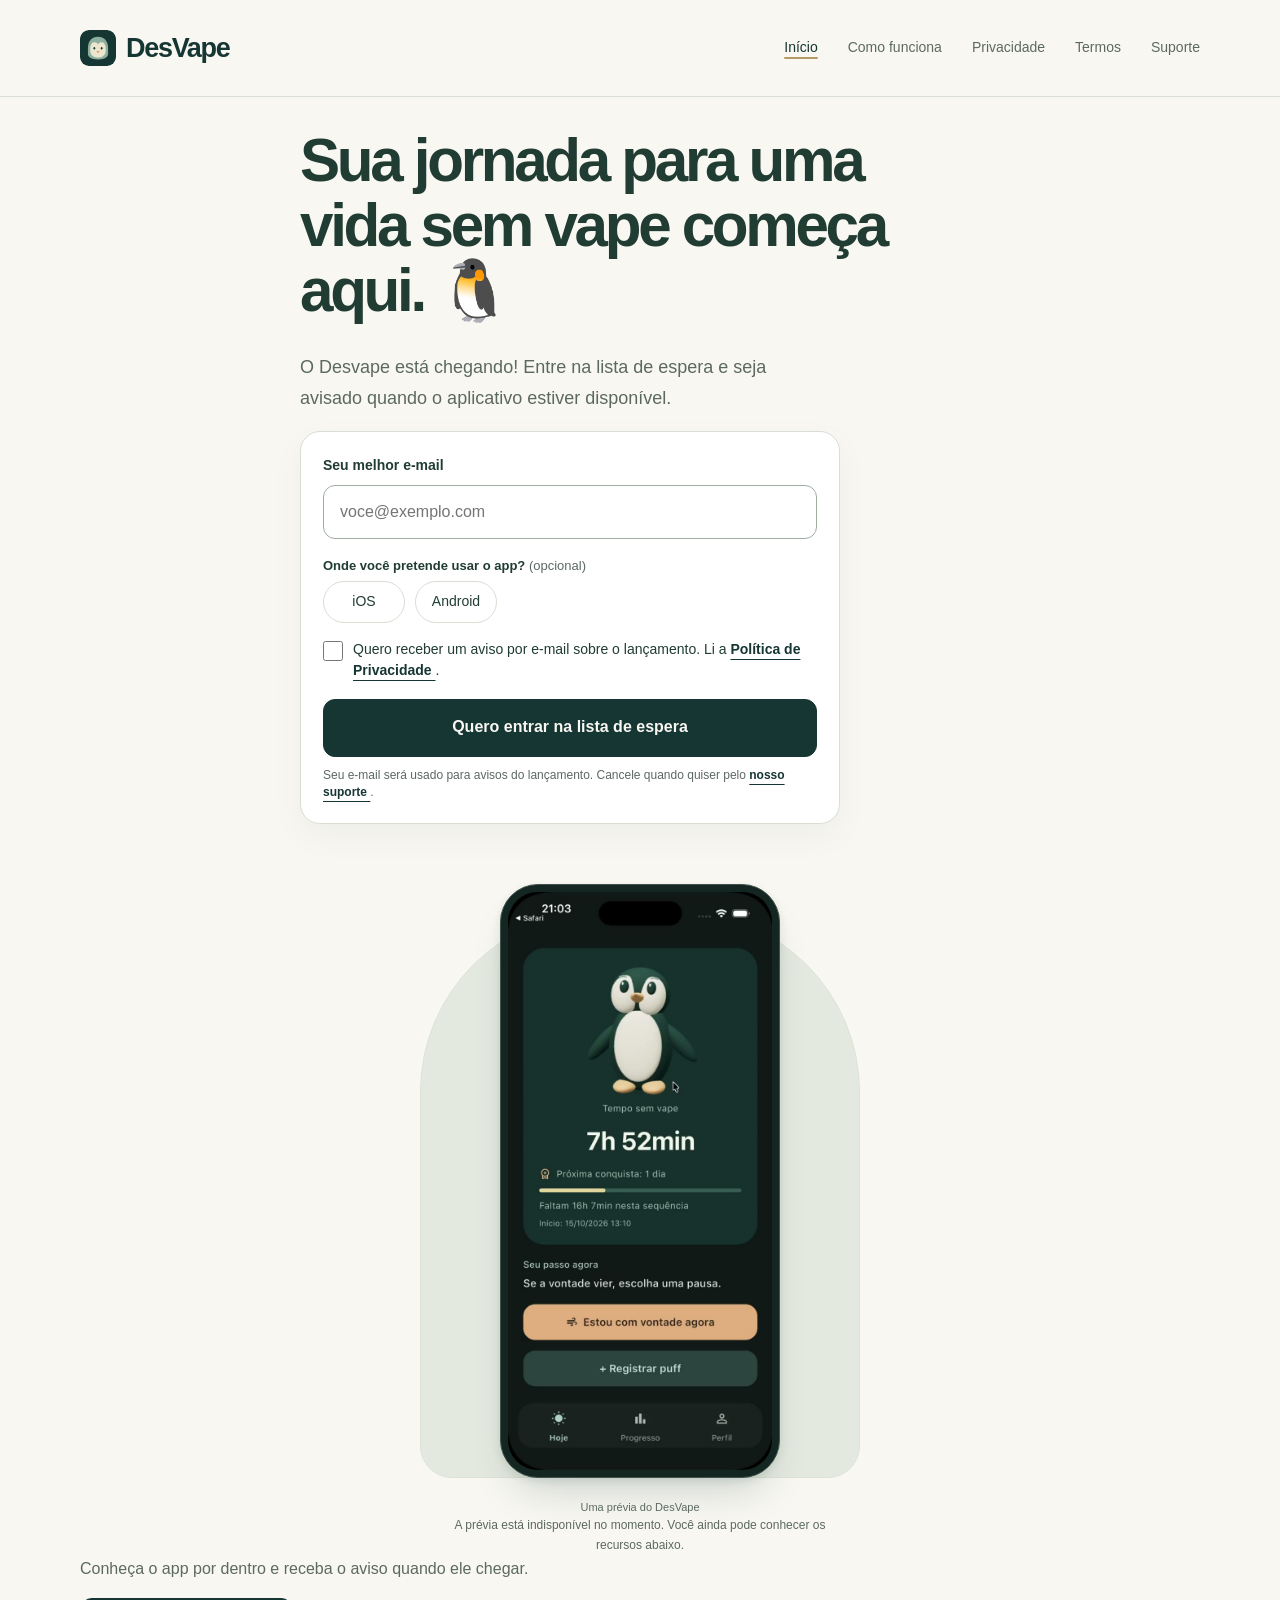
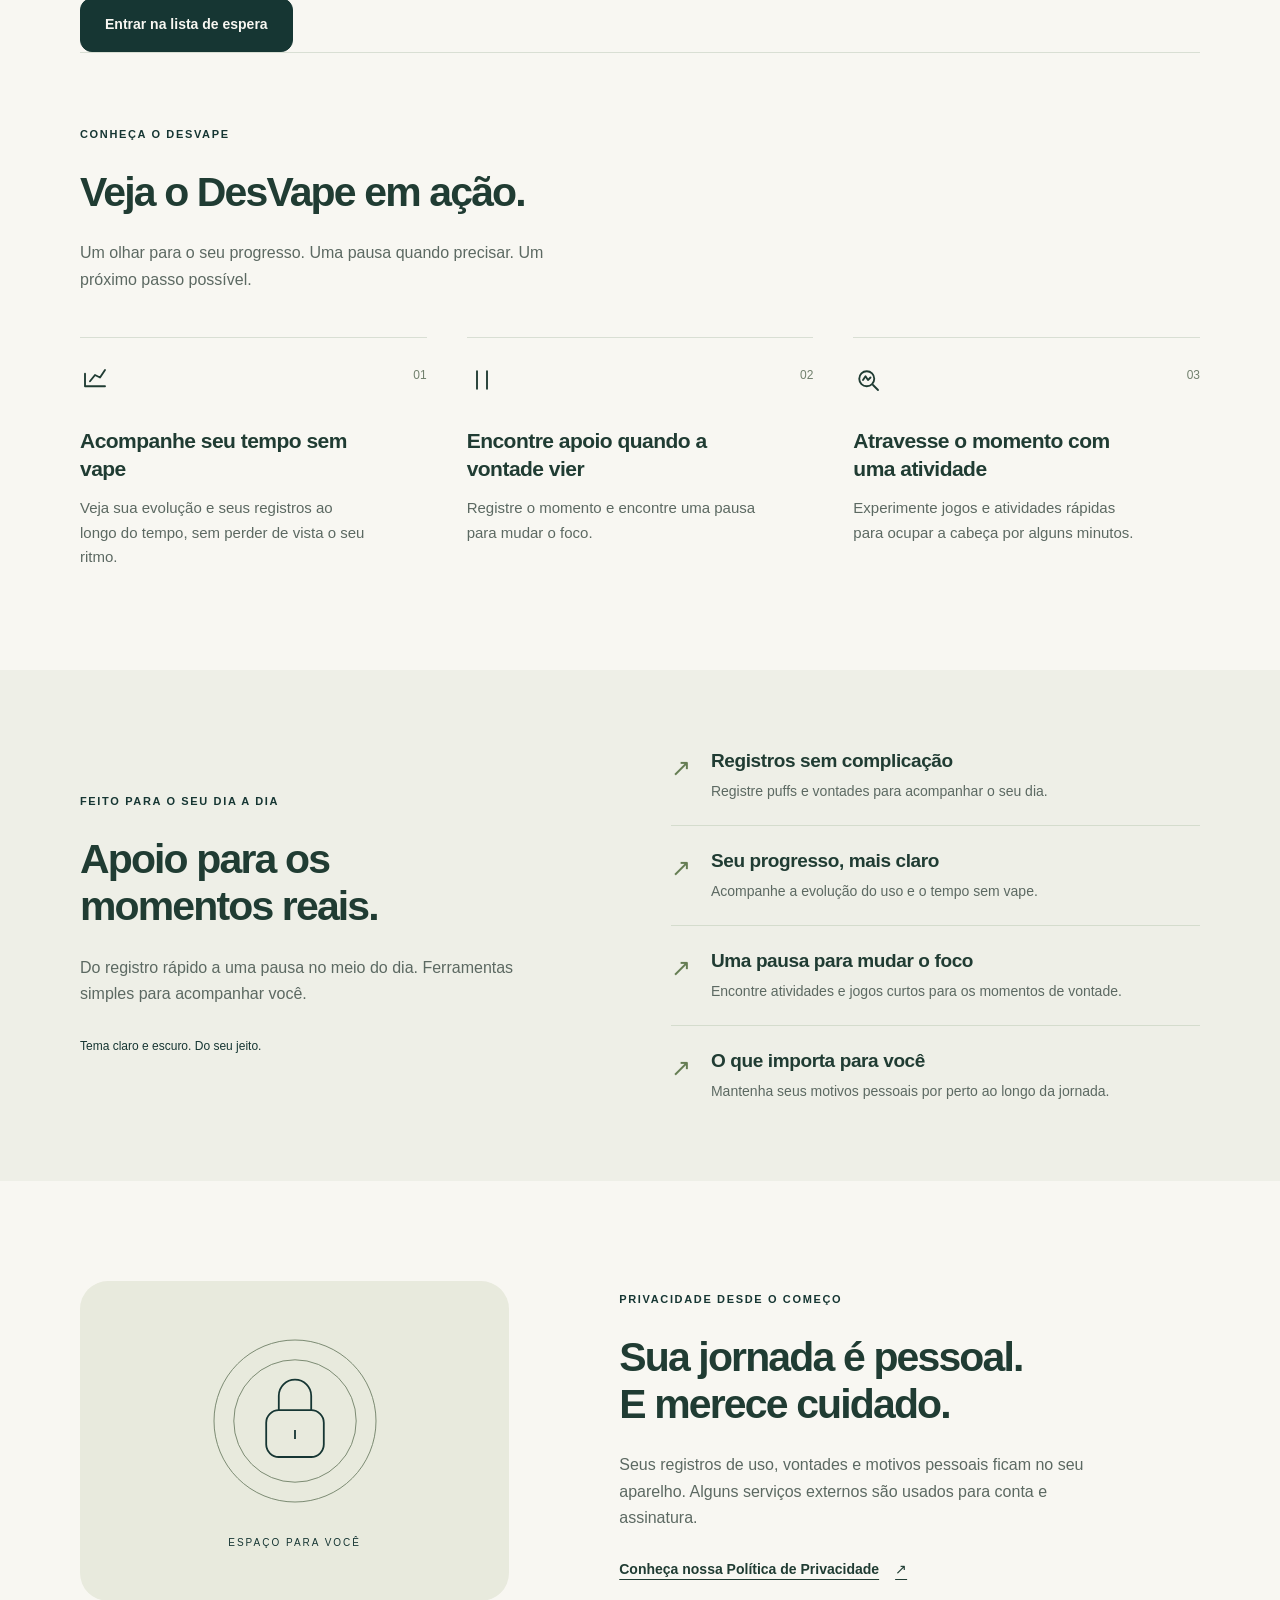
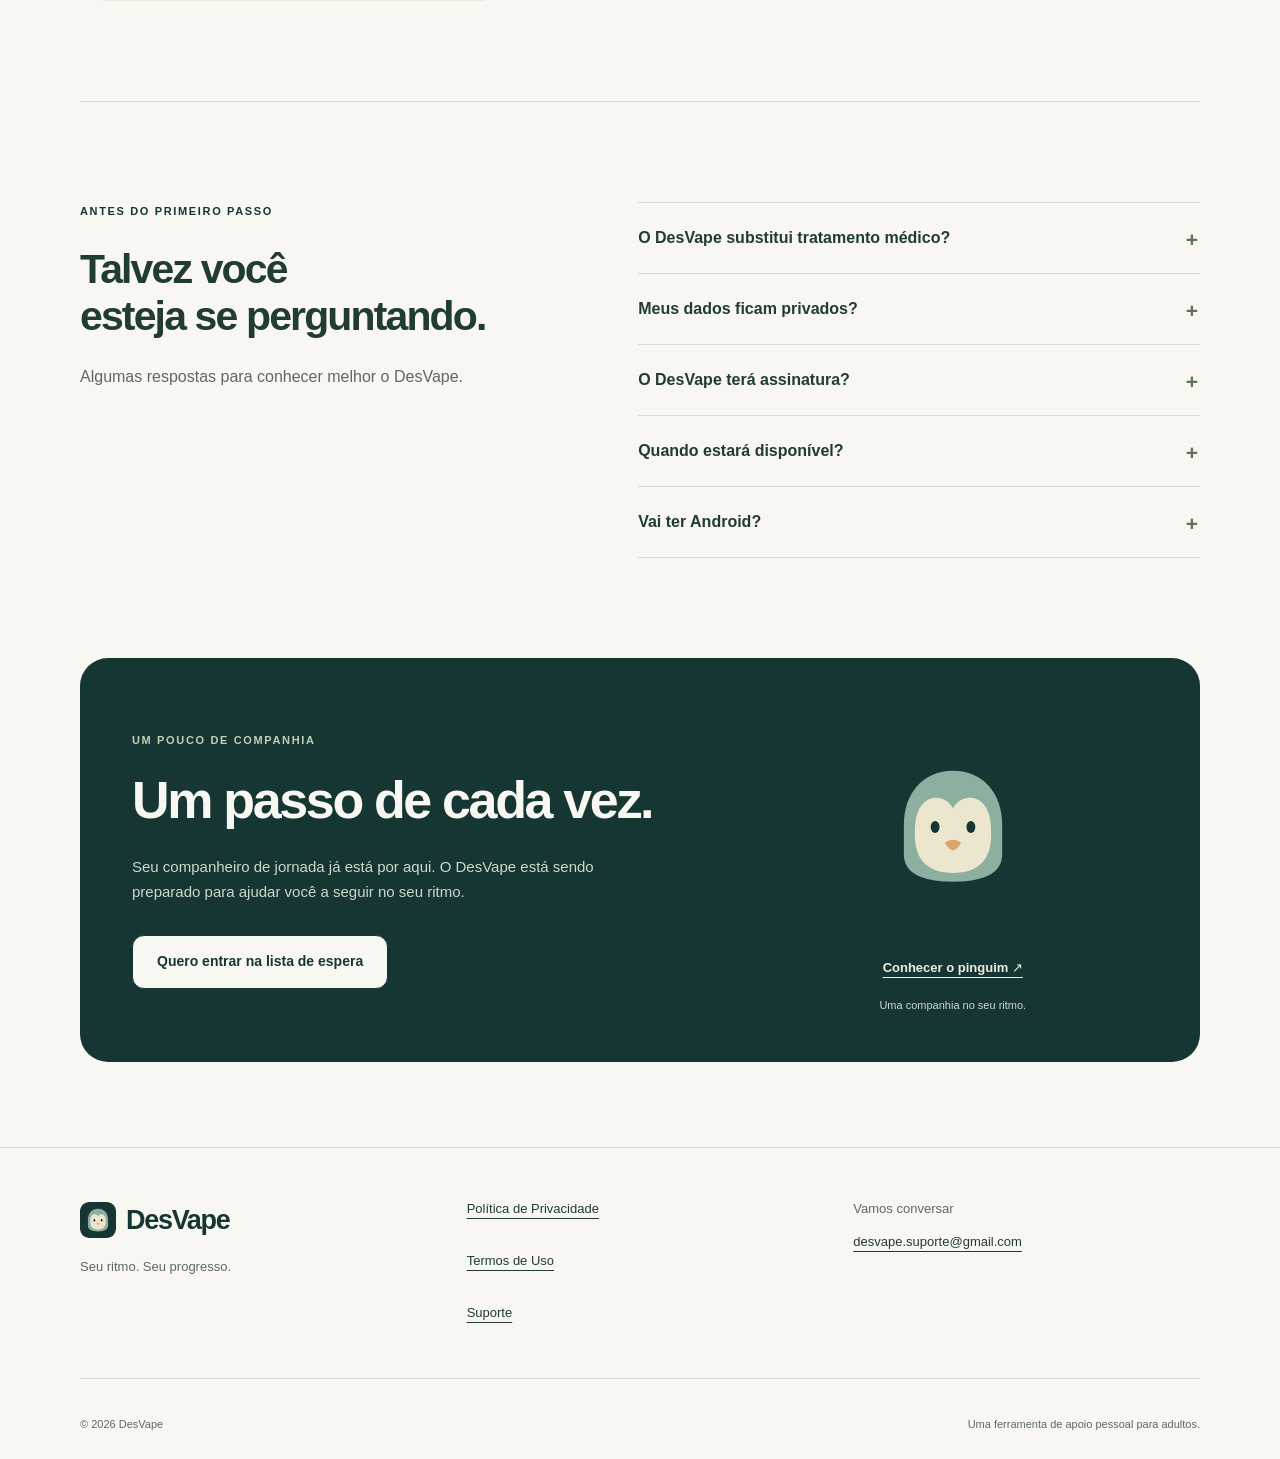
<file: index.html>
<!DOCTYPE html>
<html lang="pt-BR">
 <head>
  <meta charset="utf-8"/>
  <meta content="width=device-width, initial-scale=1" name="viewport"/>
  <title>
   Desvape — Lista de espera para uma vida sem vape
  </title>
  <meta content="Entre na lista de espera do Desvape e receba um aviso por e-mail quando o app para largar o vape estiver disponível." name="description"/>
  <meta content="#183e35" name="theme-color"/>
  <link href="https://luidgivarela.github.io/desvape-legal/" rel="canonical"/>
  <meta content="website" property="og:type"/>
  <meta content="pt_BR" property="og:locale"/>
  <meta content="DesVape" property="og:site_name"/>
  <meta content="Desvape — Lista de espera para uma vida sem vape" property="og:title"/>
  <meta content="Entre na lista de espera do Desvape e receba um aviso por e-mail quando o app para largar o vape estiver disponível." property="og:description"/>
  <meta content="https://luidgivarela.github.io/desvape-legal/" property="og:url"/>
  <link href="styles.css" rel="stylesheet"/>
  <script defer="" src="assets/config.js">
  </script>
  <script defer="" src="script.js">
  </script>
  <link href="assets/penguin-mark-proposal.svg" rel="icon" type="image/svg+xml"/>
 </head>
 <body>
  <a class="skip-link" href="#conteudo">
   Pular para o conteúdo
  </a>
  <header class="site-header">
   <div class="container nav-wrap">
    <a aria-label="DesVape — início" class="brand" href="index.html">
     <img alt="" class="brand-icon" height="36" src="assets/penguin-mark-proposal.svg" width="36"/>
     <span class="brand-name">
      DesVape
     </span>
    </a>
    <nav aria-label="Navegação principal">
     <a aria-current="page" href="index.html">
      Início
     </a>
     <a href="index.html#como-funciona">
      Como funciona
     </a>
     <a href="privacy.html">
      Privacidade
     </a>
     <a href="terms.html">
      Termos
     </a>
     <a href="support.html">
      Suporte
     </a>
    </nav>
   </div>
  </header>
  <main id="conteudo">
   <section aria-labelledby="hero-title" class="hero container" id="lista-de-espera">
    <div class="hero-copy">
     <h1 id="hero-title">
      Sua jornada para uma vida sem vape começa aqui. 🐧
     </h1>
     <p class="hero-description">
      O Desvape está chegando! Entre na lista de espera e seja avisado quando o aplicativo estiver disponível.
     </p>
     <form class="waitlist-form" id="waitlist-form" novalidate="">
      <label class="field-label" for="waitlist-email">
       Seu melhor e-mail
      </label>
      <input aria-describedby="email-error" autocapitalize="none" autocomplete="email" id="waitlist-email" inputmode="email" maxlength="254" name="email" placeholder="voce@exemplo.com" required="" spellcheck="false" type="email"/>
      <p class="field-error" id="email-error">
      </p>
      <fieldset class="platform-options">
       <legend>
        Onde você pretende usar o app?
        <span>
         (opcional)
        </span>
       </legend>
       <label>
        <input name="platform" type="radio" value="iOS"/>
        <span>
         iOS
        </span>
       </label>
       <label>
        <input name="platform" type="radio" value="Android"/>
        <span>
         Android
        </span>
       </label>
      </fieldset>
      <label class="consent-option">
       <input id="waitlist-consent" name="consent" required="" type="checkbox"/>
       <span>
        Quero receber um aviso por e-mail sobre o lançamento. Li a
        <a href="privacy.html" rel="noopener" target="_blank">
         Política de Privacidade
        </a>
        .
       </span>
      </label>
      <div aria-hidden="true" class="waitlist-honeypot">
       <label for="waitlist-company">
        Deixe este campo vazio
       </label>
       <input autocomplete="off" id="waitlist-company" name="company" tabindex="-1" type="text"/>
      </div>
      <button class="button waitlist-submit" id="waitlist-submit" type="submit">
       Quero entrar na lista de espera
      </button>
      <p aria-live="polite" class="waitlist-feedback" id="waitlist-feedback" role="status">
      </p>
      <p class="consent-note">
       Seu e-mail será usado para avisos do lançamento. Cancele quando quiser pelo
       <a href="mailto:desvape.suporte@gmail.com?subject=Cancelar%20lista%20de%20espera">
        nosso suporte
       </a>
       .
      </p>
     </form>
    </div>
   </section>
   <figure aria-labelledby="demo-caption" class="demo-showcase" id="demonstracao">
    <div aria-hidden="true" class="demo-backdrop">
    </div>
    <div class="demo-phone">
     <video aria-describedby="demo-description" aria-label="Demonstração do DesVape: tempo sem vape, apoio nos momentos de vontade e progresso" autoplay="" height="1418" id="app-demo" loop="" muted="" playsinline="" poster="assets/desvape-demo-poster.jpg" preload="metadata" width="648">
      <source src="assets/desvape-demo.web.mp4" type="video/mp4"/>
      <p>
       Seu navegador não reproduz este vídeo.
       <a href="assets/Desvape_Site_Demo_v1%20(1).mp4">
        Abra a demonstração do DesVape
       </a>
       .
      </p>
     </video>
    </div>
    <figcaption id="demo-caption">
     <span>
      Uma prévia do DesVape
     </span>
     <button aria-controls="app-demo" class="media-control" hidden="" id="video-toggle" type="button">
      Reproduzir vídeo
     </button>
    </figcaption>
    <p class="sr-only" id="demo-description">
     O vídeo mostra o pinguim na tela inicial, o tempo sem vape, o botão “Estou com vontade agora” e a tela de progresso. Os valores pertencem à demonstração e não representam resultados prometidos.
    </p>
    <p class="media-status" id="video-status" role="status">
    </p>
    <noscript>
     <p class="media-status">
      <a href="assets/desvape-demo.web.mp4">
       Abrir o vídeo com os controles do navegador
      </a>
     </p>
    </noscript>
   </figure>
   <div class="post-demo-cta container">
    <p>
     Conheça o app por dentro e receba o aviso quando ele chegar.
    </p>
    <a class="button button-secondary" href="#lista-de-espera">
     Entrar na lista de espera
    </a>
   </div>
   <section aria-labelledby="how-title" class="section container action-section" id="como-funciona">
    <div class="section-heading">
     <p class="eyebrow">
      CONHEÇA O DESVAPE
     </p>
     <h2 id="how-title">
      Veja o DesVape em ação.
     </h2>
     <p>
      Um olhar para o seu progresso. Uma pausa quando precisar. Um próximo passo possível.
     </p>
    </div>
    <div class="pillars">
     <article class="pillar reveal">
      <svg aria-hidden="true" class="icon" fill="none" stroke="currentColor" stroke-linecap="round" stroke-linejoin="round" stroke-width="1.5" viewbox="0 0 24 24">
       <path d="M4 17V7m0 10h16M8 13l4-5 4 2 4-6">
       </path>
      </svg>
      <span class="step">
       01
      </span>
      <h3>
       Acompanhe seu tempo sem vape
      </h3>
      <p>
       Veja sua evolução e seus registros ao longo do tempo, sem perder de vista o seu ritmo.
      </p>
     </article>
     <article class="pillar reveal">
      <svg aria-hidden="true" class="icon" fill="none" stroke="currentColor" stroke-linecap="round" stroke-linejoin="round" stroke-width="1.5" viewbox="0 0 24 24">
       <path d="M8 5v14M16 5v14">
       </path>
      </svg>
      <span class="step">
       02
      </span>
      <h3>
       Encontre apoio quando a vontade vier
      </h3>
      <p>
       Registre o momento e encontre uma pausa para mudar o foco.
      </p>
     </article>
     <article class="pillar reveal">
      <svg aria-hidden="true" class="icon" fill="none" stroke="currentColor" stroke-linecap="round" stroke-linejoin="round" stroke-width="1.5" viewbox="0 0 24 24">
       <circle cx="11" cy="11" r="6">
       </circle>
       <path d="m16 16 4 4M8 12l2-3 2 3 2-2">
       </path>
      </svg>
      <span class="step">
       03
      </span>
      <h3>
       Atravesse o momento com uma atividade
      </h3>
      <p>
       Experimente jogos e atividades rápidas para ocupar a cabeça por alguns minutos.
      </p>
     </article>
    </div>
   </section>
   <section class="benefits-section">
    <div class="container benefits-grid">
     <div class="section-heading">
      <p class="eyebrow">
       FEITO PARA O SEU DIA A DIA
      </p>
      <h2>
       Apoio para os
       <br/>
       momentos reais.
      </h2>
      <p>
       Do registro rápido a uma pausa no meio do dia. Ferramentas simples para acompanhar você.
      </p>
      <span class="quiet-label">
       Tema claro e escuro. Do seu jeito.
      </span>
     </div>
     <div class="features">
      <article class="feature">
       <span aria-hidden="true">
        ↗
       </span>
       <div>
        <h3>
         Registros sem complicação
        </h3>
        <p>
         Registre puffs e vontades para acompanhar o seu dia.
        </p>
       </div>
      </article>
      <article class="feature">
       <span aria-hidden="true">
        ↗
       </span>
       <div>
        <h3>
         Seu progresso, mais claro
        </h3>
        <p>
         Acompanhe a evolução do uso e o tempo sem vape.
        </p>
       </div>
      </article>
      <article class="feature">
       <span aria-hidden="true">
        ↗
       </span>
       <div>
        <h3>
         Uma pausa para mudar o foco
        </h3>
        <p>
         Encontre atividades e jogos curtos para os momentos de vontade.
        </p>
       </div>
      </article>
      <article class="feature">
       <span aria-hidden="true">
        ↗
       </span>
       <div>
        <h3>
         O que importa para você
        </h3>
        <p>
         Mantenha seus motivos pessoais por perto ao longo da jornada.
        </p>
       </div>
      </article>
     </div>
    </div>
   </section>
   <section aria-labelledby="privacy-title" class="section container privacy-section">
    <div aria-hidden="true" class="privacy-visual">
     <svg fill="none" viewbox="0 0 200 200">
      <circle cx="100" cy="100" r="90">
      </circle>
      <circle cx="100" cy="100" r="68">
      </circle>
      <rect height="52" rx="14" width="64" x="68" y="88">
      </rect>
      <path d="M82 88V72a18 18 0 0 1 36 0v16M100 110v10">
      </path>
     </svg>
     <span>
      ESPAÇO PARA VOCÊ
     </span>
    </div>
    <div>
     <p class="eyebrow">
      PRIVACIDADE DESDE O COMEÇO
     </p>
     <h2 id="privacy-title">
      Sua jornada é pessoal.
      <br/>
      E merece cuidado.
     </h2>
     <p>
      Seus registros de uso, vontades e motivos pessoais ficam no seu aparelho. Alguns serviços externos são usados para conta e assinatura.
     </p>
     <a class="text-link" href="privacy.html">
      Conheça nossa Política de Privacidade
      <span aria-hidden="true">
       ↗
      </span>
     </a>
    </div>
   </section>
   <section aria-labelledby="faq-title" class="section container faq-section">
    <div class="section-heading">
     <p class="eyebrow">
      ANTES DO PRIMEIRO PASSO
     </p>
     <h2 id="faq-title">
      Talvez você
      <br/>
      esteja se perguntando.
     </h2>
     <p>
      Algumas respostas para conhecer melhor o DesVape.
     </p>
    </div>
    <div class="faq-list">
     <details>
      <summary>
       O DesVape substitui tratamento médico?
      </summary>
      <p>
       Não. O app é uma ferramenta de acompanhamento e apoio pessoal e não substitui orientação médica.
      </p>
     </details>
     <details>
      <summary>
       Meus dados ficam privados?
      </summary>
      <p>
       Grande parte da sua jornada fica no aparelho. Serviços externos são usados para conta e assinatura. Veja os detalhes na
       <a href="privacy.html">
        Política de Privacidade
       </a>
       .
      </p>
     </details>
     <details>
      <summary>
       O DesVape terá assinatura?
      </summary>
      <p>
       Sim. O app deverá oferecer assinatura para acesso ao serviço. Valores e condições serão apresentados antes da compra.
      </p>
     </details>
     <details>
      <summary>
       Quando estará disponível?
      </summary>
      <p>
       O Desvape está sendo preparado. Entre na lista de espera para receber um aviso quando houver novidades sobre o lançamento.
      </p>
     </details>
     <details>
      <summary>
       Vai ter Android?
      </summary>
      <p>
       O app foi desenvolvido em Flutter e a expansão para Android está prevista, ainda sem data definida.
      </p>
     </details>
    </div>
   </section>
   <section class="container final-section">
    <div class="final-cta final-with-mascot">
     <div class="final-copy">
      <p class="eyebrow">
       UM POUCO DE COMPANHIA
      </p>
      <h2>
       Um passo de cada vez.
      </h2>
      <p>
       Seu companheiro de jornada já está por aqui. O DesVape está sendo preparado para ajudar você a seguir no seu ritmo.
      </p>
      <a class="button" href="#lista-de-espera">
       Quero entrar na lista de espera
      </a>
     </div>
     <div class="mascot-card" id="mascot-card">
      <div aria-label="Pinguim do DesVape, seu companheiro de jornada" class="mascot-stage" id="mascot-stage" role="img">
       <img alt="" height="176" id="mascot-fallback" loading="lazy" src="assets/penguin-mark-proposal.svg" width="176"/>
      </div>
      <button class="media-control mascot-button" hidden="" id="mascot-load" type="button">
       Conhecer o pinguim
       <span aria-hidden="true">
        ↗
       </span>
      </button>
      <div class="mascot-controls" hidden="" id="mascot-controls">
       <label for="mascot-turn">
        Olhe de outro ângulo
       </label>
       <input aria-label="Girar o pinguim" aria-valuetext="De frente" id="mascot-turn" max="60" min="-60" step="1" type="range" value="0"/>
      </div>
      <p class="mascot-status" id="mascot-status" role="status">
       Uma companhia no seu ritmo.
      </p>
     </div>
    </div>
   </section>
  </main>
  <nav aria-label="Cadastro na lista de espera" class="mobile-waitlist-cta" hidden="" id="mobile-waitlist-cta">
   <a class="button" href="#lista-de-espera">
    Entrar na lista de espera
   </a>
  </nav>
  <footer class="site-footer">
   <div class="container footer-grid">
    <div>
     <a class="brand" href="index.html">
      <img alt="" class="brand-icon" height="36" src="assets/penguin-mark-proposal.svg" width="36"/>
      <span class="brand-name">
       DesVape
      </span>
     </a>
     <p>
      Seu ritmo. Seu progresso.
     </p>
    </div>
    <nav aria-label="Links do rodapé">
     <a href="privacy.html">
      Política de Privacidade
     </a>
     <a href="terms.html">
      Termos de Uso
     </a>
     <a href="support.html">
      Suporte
     </a>
    </nav>
    <div class="footer-contact">
     <span>
      Vamos conversar
     </span>
     <a href="mailto:desvape.suporte@gmail.com">
      desvape.suporte@gmail.com
     </a>
    </div>
   </div>
   <div class="container footer-bottom">
    <span>
     ©
     <span data-year="">
      2026
     </span>
     DesVape
    </span>
    <span>
     Uma ferramenta de apoio pessoal para adultos.
    </span>
   </div>
  </footer>
 </body>
</html>
</file>
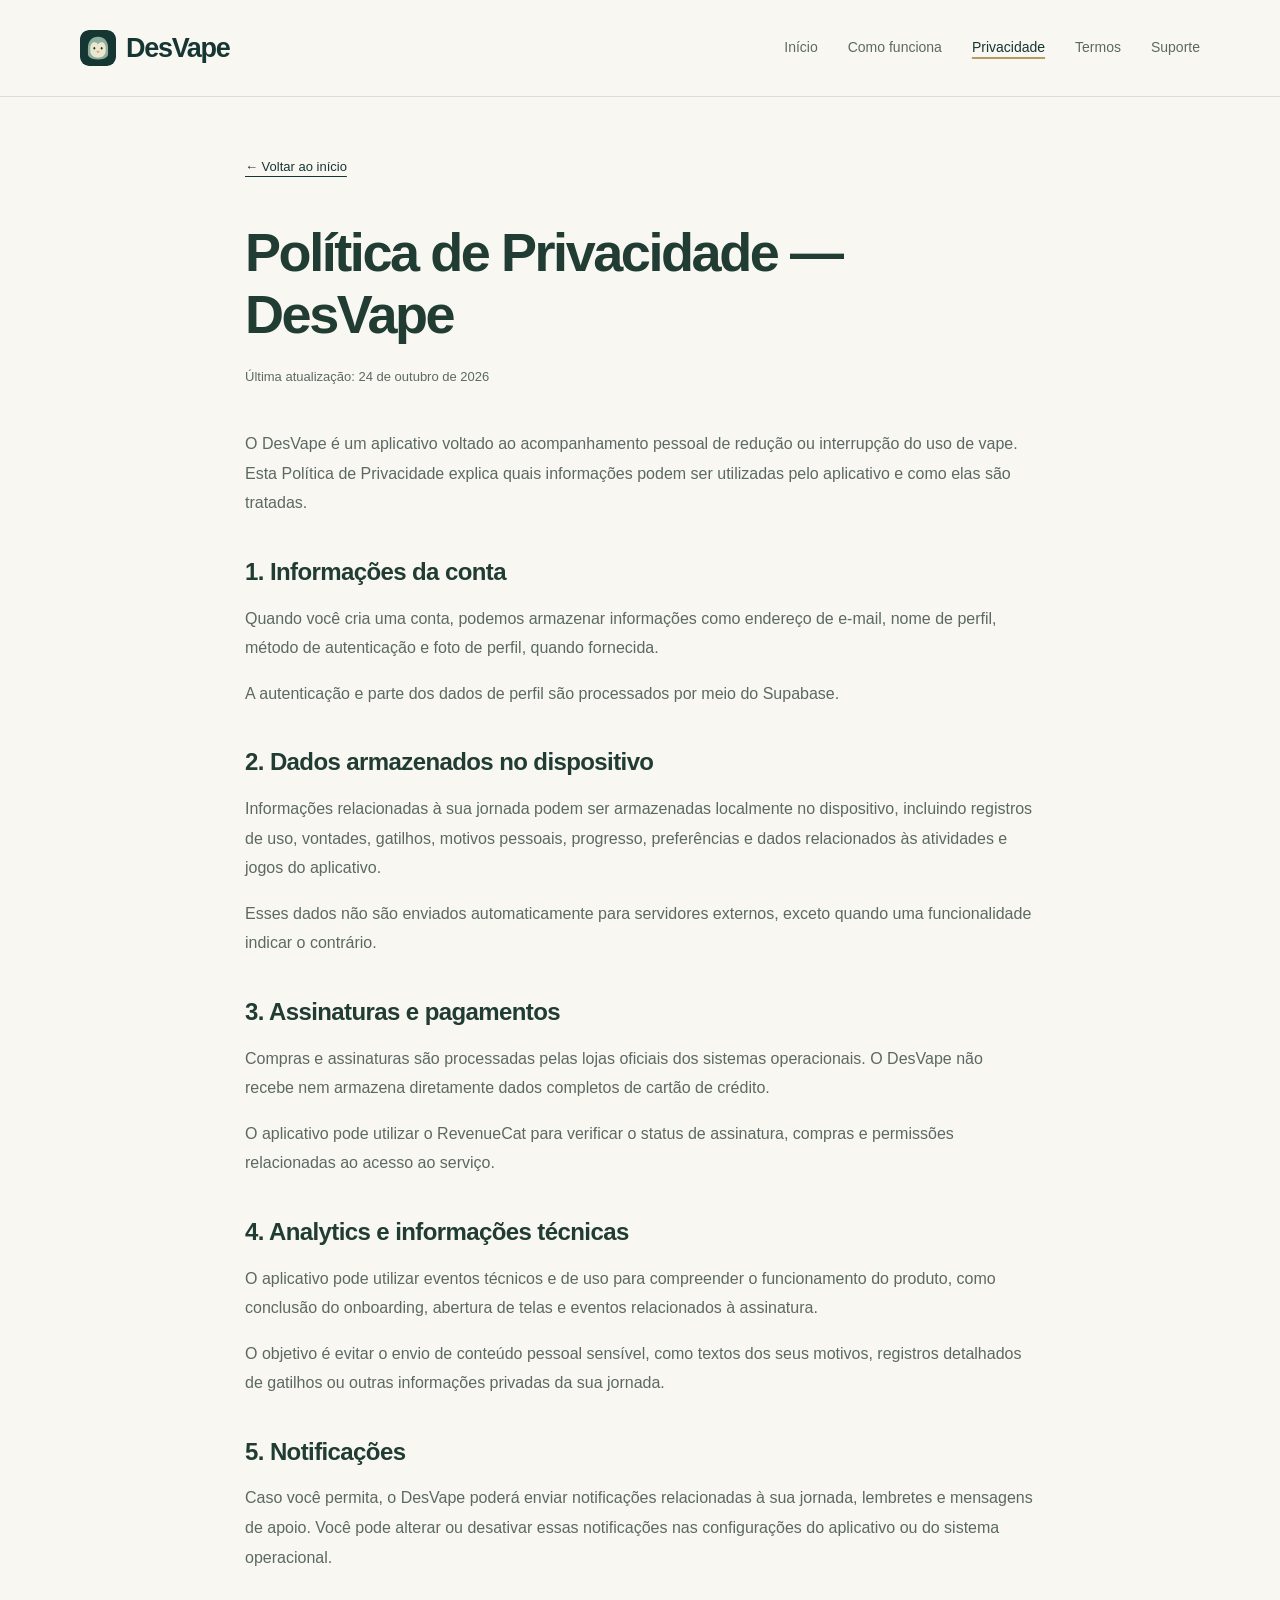
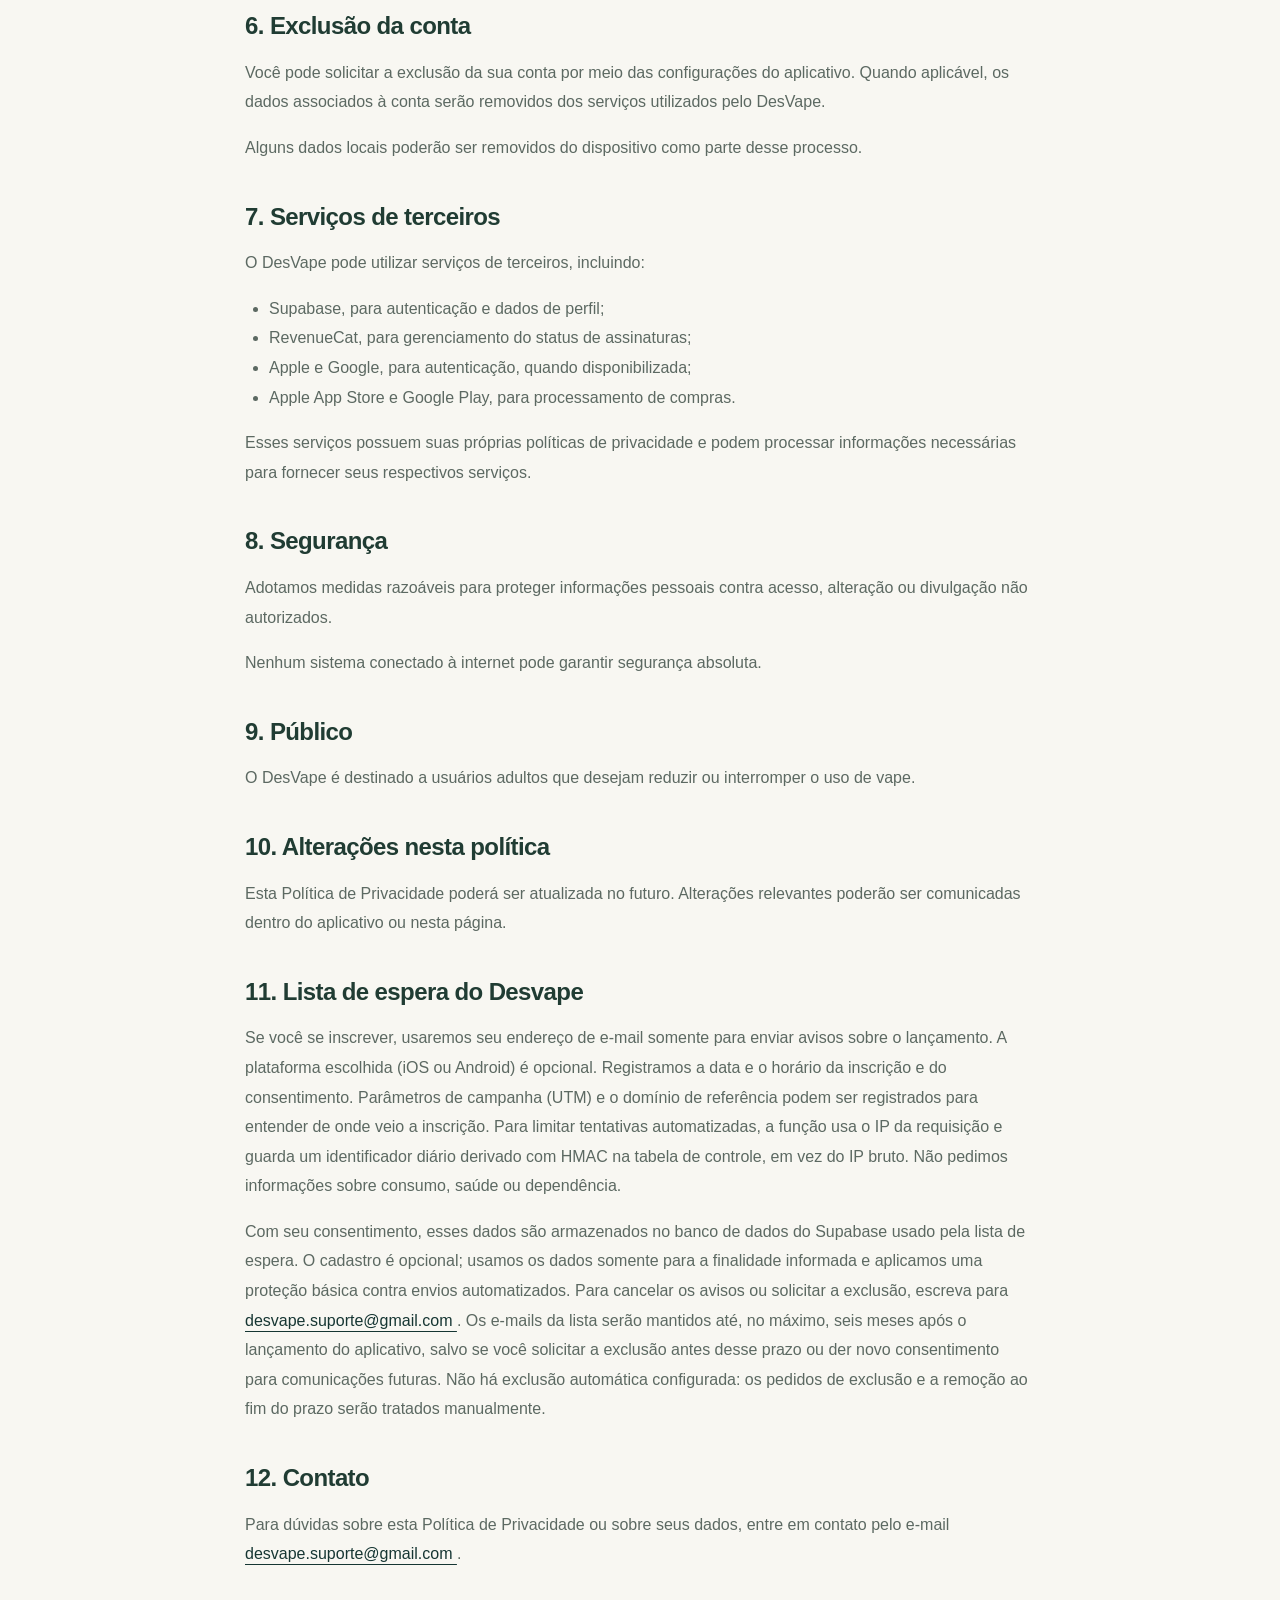
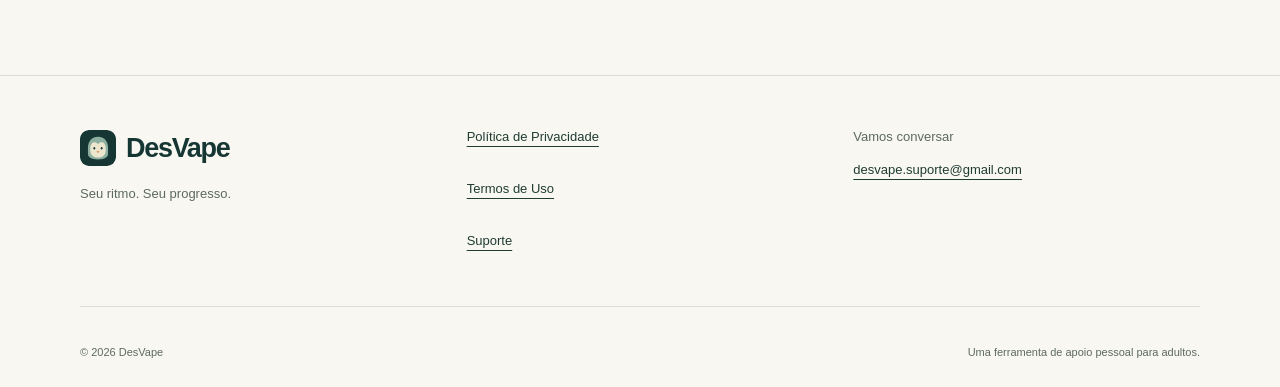
<file: privacy.html>
<!DOCTYPE html>
<html lang="pt-BR">
 <head>
  <meta charset="utf-8"/>
  <meta content="width=device-width, initial-scale=1" name="viewport"/>
  <title>
   Política de Privacidade — DesVape
  </title>
  <meta content="Saiba como o DesVape trata informações da conta, registros locais e assinaturas." name="description"/>
  <meta content="#183e35" name="theme-color"/>
  <link href="https://luidgivarela.github.io/desvape-legal/privacy.html" rel="canonical"/>
  <meta content="website" property="og:type"/>
  <meta content="pt_BR" property="og:locale"/>
  <meta content="DesVape" property="og:site_name"/>
  <meta content="Política de Privacidade — DesVape" property="og:title"/>
  <meta content="Saiba como o DesVape trata informações da conta, registros locais e assinaturas." property="og:description"/>
  <meta content="https://luidgivarela.github.io/desvape-legal/privacy.html" property="og:url"/>
  <link href="styles.css" rel="stylesheet"/>
  <script defer="" src="script.js">
  </script>
  <link href="assets/penguin-mark-proposal.svg" rel="icon" type="image/svg+xml"/>
 </head>
 <body>
  <a class="skip-link" href="#conteudo">
   Pular para o conteúdo
  </a>
  <header class="site-header">
   <div class="container nav-wrap">
    <a aria-label="DesVape — início" class="brand" href="index.html">
     <img alt="" class="brand-icon" height="36" src="assets/penguin-mark-proposal.svg" width="36"/>
     <span class="brand-name">
      DesVape
     </span>
    </a>
    <nav aria-label="Navegação principal">
     <a href="index.html">
      Início
     </a>
     <a href="index.html#como-funciona">
      Como funciona
     </a>
     <a aria-current="page" href="privacy.html">
      Privacidade
     </a>
     <a href="terms.html">
      Termos
     </a>
     <a href="support.html">
      Suporte
     </a>
    </nav>
   </div>
  </header>
  <main class="legal container" id="conteudo">
   <a class="back-link" href="index.html">
    ← Voltar ao início
   </a>
   <article>
    <h1>
     Política de Privacidade — DesVape
    </h1>
    <p class="updated">
     Última atualização: 24 de outubro de 2026
    </p>
    <p>
     O DesVape é um aplicativo voltado ao acompanhamento pessoal de redução ou interrupção do uso de vape.
    Esta Política de Privacidade explica quais informações podem ser utilizadas pelo aplicativo e como elas são tratadas.
    </p>
    <h2>
     1. Informações da conta
    </h2>
    <p>
     Quando você cria uma conta, podemos armazenar informações como endereço de e-mail, nome de perfil,
    método de autenticação e foto de perfil, quando fornecida.
    </p>
    <p>
     A autenticação e parte dos dados de perfil são processados por meio do Supabase.
    </p>
    <h2>
     2. Dados armazenados no dispositivo
    </h2>
    <p>
     Informações relacionadas à sua jornada podem ser armazenadas localmente no dispositivo,
    incluindo registros de uso, vontades, gatilhos, motivos pessoais, progresso,
    preferências e dados relacionados às atividades e jogos do aplicativo.
    </p>
    <p>
     Esses dados não são enviados automaticamente para servidores externos,
    exceto quando uma funcionalidade indicar o contrário.
    </p>
    <h2>
     3. Assinaturas e pagamentos
    </h2>
    <p>
     Compras e assinaturas são processadas pelas lojas oficiais dos sistemas operacionais.
    O DesVape não recebe nem armazena diretamente dados completos de cartão de crédito.
    </p>
    <p>
     O aplicativo pode utilizar o RevenueCat para verificar o status de assinatura,
    compras e permissões relacionadas ao acesso ao serviço.
    </p>
    <h2>
     4. Analytics e informações técnicas
    </h2>
    <p>
     O aplicativo pode utilizar eventos técnicos e de uso para compreender o funcionamento do produto,
    como conclusão do onboarding, abertura de telas e eventos relacionados à assinatura.
    </p>
    <p>
     O objetivo é evitar o envio de conteúdo pessoal sensível, como textos dos seus motivos,
    registros detalhados de gatilhos ou outras informações privadas da sua jornada.
    </p>
    <h2>
     5. Notificações
    </h2>
    <p>
     Caso você permita, o DesVape poderá enviar notificações relacionadas à sua jornada,
    lembretes e mensagens de apoio. Você pode alterar ou desativar essas notificações
    nas configurações do aplicativo ou do sistema operacional.
    </p>
    <h2>
     6. Exclusão da conta
    </h2>
    <p>
     Você pode solicitar a exclusão da sua conta por meio das configurações do aplicativo.
    Quando aplicável, os dados associados à conta serão removidos dos serviços utilizados pelo DesVape.
    </p>
    <p>
     Alguns dados locais poderão ser removidos do dispositivo como parte desse processo.
    </p>
    <h2>
     7. Serviços de terceiros
    </h2>
    <p>
     O DesVape pode utilizar serviços de terceiros, incluindo:
    </p>
    <ul>
     <li>
      Supabase, para autenticação e dados de perfil;
     </li>
     <li>
      RevenueCat, para gerenciamento do status de assinaturas;
     </li>
     <li>
      Apple e Google, para autenticação, quando disponibilizada;
     </li>
     <li>
      Apple App Store e Google Play, para processamento de compras.
     </li>
    </ul>
    <p>
     Esses serviços possuem suas próprias políticas de privacidade e podem processar informações
    necessárias para fornecer seus respectivos serviços.
    </p>
    <h2>
     8. Segurança
    </h2>
    <p>
     Adotamos medidas razoáveis para proteger informações pessoais contra acesso,
    alteração ou divulgação não autorizados.
    </p>
    <p>
     Nenhum sistema conectado à internet pode garantir segurança absoluta.
    </p>
    <h2>
     9. Público
    </h2>
    <p>
     O DesVape é destinado a usuários adultos que desejam reduzir ou interromper o uso de vape.
    </p>
    <h2>
     10. Alterações nesta política
    </h2>
    <p>
     Esta Política de Privacidade poderá ser atualizada no futuro.
    Alterações relevantes poderão ser comunicadas dentro do aplicativo ou nesta página.
    </p>
    <h2>
     11. Lista de espera do Desvape
    </h2>
    <p>
     Se você se inscrever, usaremos seu endereço de e-mail somente para enviar avisos sobre o lançamento. A plataforma escolhida (iOS ou Android) é opcional. Registramos a data e o horário da inscrição e do consentimento. Parâmetros de campanha (UTM) e o domínio de referência podem ser registrados para entender de onde veio a inscrição. Para limitar tentativas automatizadas, a função usa o IP da requisição e guarda um identificador diário derivado com HMAC na tabela de controle, em vez do IP bruto. Não pedimos informações sobre consumo, saúde ou dependência.
    </p>
    <p>
     Com seu consentimento, esses dados são armazenados no banco de dados do Supabase usado pela lista de espera. O cadastro é opcional; usamos os dados somente para a finalidade informada e aplicamos uma proteção básica contra envios automatizados. Para cancelar os avisos ou solicitar a exclusão, escreva para
     <a href="mailto:desvape.suporte@gmail.com?subject=Cancelar%20lista%20de%20espera">
      desvape.suporte@gmail.com
     </a>
     . Os e-mails da lista serão mantidos até, no máximo, seis meses após o lançamento do aplicativo, salvo se você solicitar a exclusão antes desse prazo ou der novo consentimento para comunicações futuras. Não há exclusão automática configurada: os pedidos de exclusão e a remoção ao fim do prazo serão tratados manualmente.
    </p>
    <h2>
     12. Contato
    </h2>
    <p>
     Para dúvidas sobre esta Política de Privacidade ou sobre seus dados,
    entre em contato pelo e-mail
     <a href="mailto:desvape.suporte@gmail.com">
      desvape.suporte@gmail.com
     </a>
     .
    </p>
   </article>
  </main>
  <footer class="site-footer">
   <div class="container footer-grid">
    <div>
     <a class="brand" href="index.html">
      <img alt="" class="brand-icon" height="36" src="assets/penguin-mark-proposal.svg" width="36"/>
      <span class="brand-name">
       DesVape
      </span>
     </a>
     <p>
      Seu ritmo. Seu progresso.
     </p>
    </div>
    <nav aria-label="Links do rodapé">
     <a href="privacy.html">
      Política de Privacidade
     </a>
     <a href="terms.html">
      Termos de Uso
     </a>
     <a href="support.html">
      Suporte
     </a>
    </nav>
    <div class="footer-contact">
     <span>
      Vamos conversar
     </span>
     <a href="mailto:desvape.suporte@gmail.com">
      desvape.suporte@gmail.com
     </a>
    </div>
   </div>
   <div class="container footer-bottom">
    <span>
     ©
     <span data-year="">
      2026
     </span>
     DesVape
    </span>
    <span>
     Uma ferramenta de apoio pessoal para adultos.
    </span>
   </div>
  </footer>
 </body>
</html>
</file>
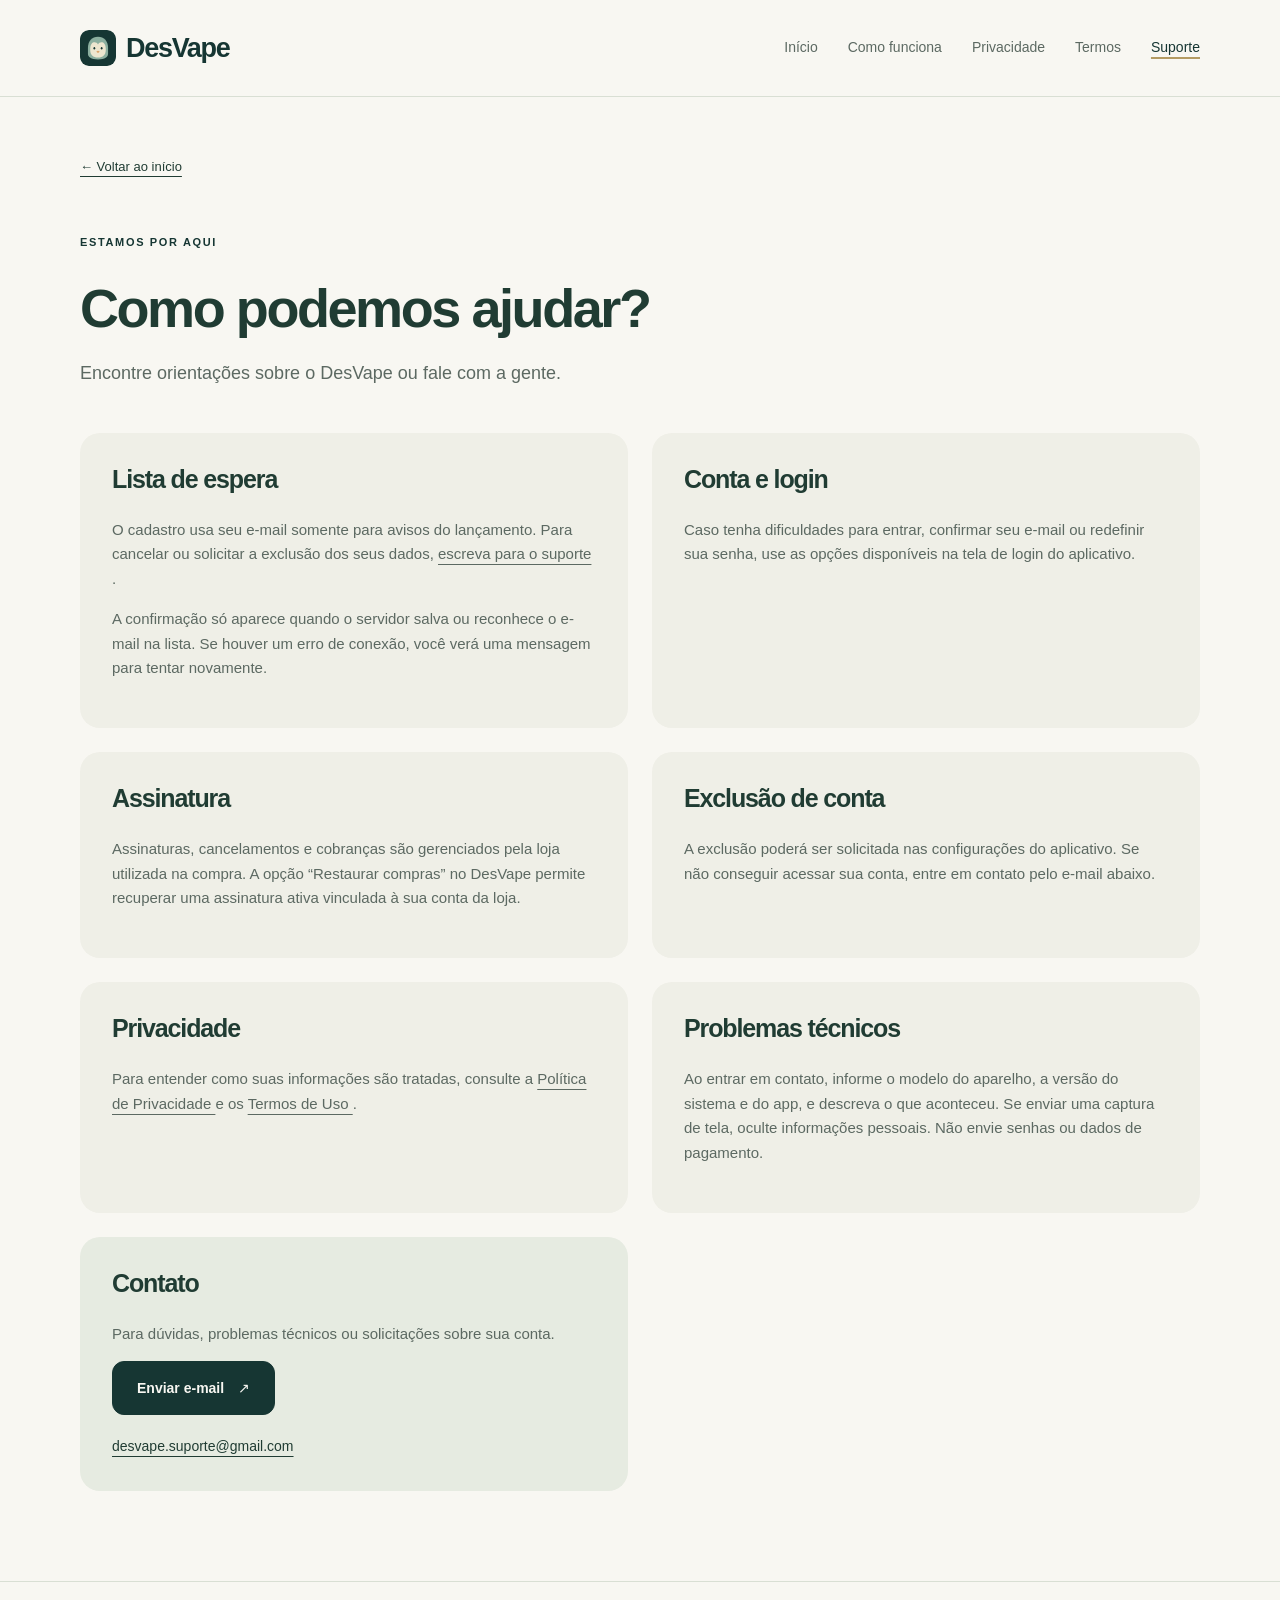
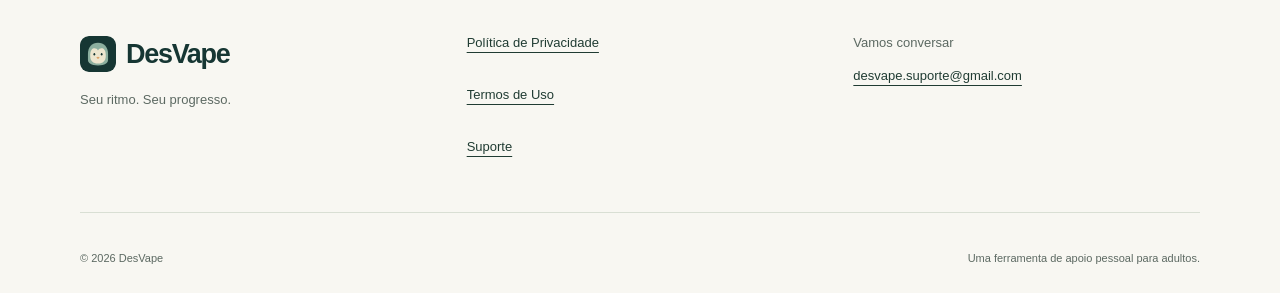
<file: support.html>
<!DOCTYPE html>
<html lang="pt-BR">
 <head>
  <meta charset="utf-8"/>
  <meta content="width=device-width, initial-scale=1" name="viewport"/>
  <title>
   Suporte — DesVape
  </title>
  <meta content="Precisa de ajuda? Encontre orientações sobre conta, assinatura, privacidade e suporte do DesVape." name="description"/>
  <meta content="#183e35" name="theme-color"/>
  <link href="https://luidgivarela.github.io/desvape-legal/support.html" rel="canonical"/>
  <meta content="website" property="og:type"/>
  <meta content="pt_BR" property="og:locale"/>
  <meta content="DesVape" property="og:site_name"/>
  <meta content="Suporte — DesVape" property="og:title"/>
  <meta content="Precisa de ajuda? Encontre orientações sobre conta, assinatura, privacidade e suporte do DesVape." property="og:description"/>
  <meta content="https://luidgivarela.github.io/desvape-legal/support.html" property="og:url"/>
  <link href="styles.css" rel="stylesheet"/>
  <script defer="" src="script.js">
  </script>
  <link href="assets/penguin-mark-proposal.svg" rel="icon" type="image/svg+xml"/>
 </head>
 <body>
  <a class="skip-link" href="#conteudo">
   Pular para o conteúdo
  </a>
  <header class="site-header">
   <div class="container nav-wrap">
    <a aria-label="DesVape — início" class="brand" href="index.html">
     <img alt="" class="brand-icon" height="36" src="assets/penguin-mark-proposal.svg" width="36"/>
     <span class="brand-name">
      DesVape
     </span>
    </a>
    <nav aria-label="Navegação principal">
     <a href="index.html">
      Início
     </a>
     <a href="index.html#como-funciona">
      Como funciona
     </a>
     <a href="privacy.html">
      Privacidade
     </a>
     <a href="terms.html">
      Termos
     </a>
     <a aria-current="page" href="support.html">
      Suporte
     </a>
    </nav>
   </div>
  </header>
  <main class="support container" id="conteudo">
   <a class="back-link" href="index.html">
    ← Voltar ao início
   </a>
   <p class="eyebrow">
    ESTAMOS POR AQUI
   </p>
   <h1>
    Como podemos ajudar?
   </h1>
   <p class="support-intro">
    Encontre orientações sobre o DesVape ou fale com a gente.
   </p>
   <div class="support-grid">
    <section class="support-card">
     <h2>
      Lista de espera
     </h2>
     <p>
      O cadastro usa seu e-mail somente para avisos do lançamento. Para cancelar ou solicitar a exclusão dos seus dados,
      <a href="mailto:desvape.suporte@gmail.com?subject=Cancelar%20lista%20de%20espera">
       escreva para o suporte
      </a>
      .
     </p>
     <p>
      A confirmação só aparece quando o servidor salva ou reconhece o e-mail na lista. Se houver um erro de conexão, você verá uma mensagem para tentar novamente.
     </p>
    </section>
    <section class="support-card">
     <h2>
      Conta e login
     </h2>
     <p>
      Caso tenha dificuldades para entrar, confirmar seu e-mail ou redefinir sua senha, use as opções disponíveis na tela de login do aplicativo.
     </p>
    </section>
    <section class="support-card">
     <h2>
      Assinatura
     </h2>
     <p>
      Assinaturas, cancelamentos e cobranças são gerenciados pela loja utilizada na compra. A opção “Restaurar compras” no DesVape permite recuperar uma assinatura ativa vinculada à sua conta da loja.
     </p>
    </section>
    <section class="support-card">
     <h2>
      Exclusão de conta
     </h2>
     <p>
      A exclusão poderá ser solicitada nas configurações do aplicativo. Se não conseguir acessar sua conta, entre em contato pelo e-mail abaixo.
     </p>
    </section>
    <section class="support-card">
     <h2>
      Privacidade
     </h2>
     <p>
      Para entender como suas informações são tratadas, consulte a
      <a href="privacy.html">
       Política de Privacidade
      </a>
      e os
      <a href="terms.html">
       Termos de Uso
      </a>
      .
     </p>
    </section>
    <section class="support-card">
     <h2>
      Problemas técnicos
     </h2>
     <p>
      Ao entrar em contato, informe o modelo do aparelho, a versão do sistema e do app, e descreva o que aconteceu. Se enviar uma captura de tela, oculte informações pessoais. Não envie senhas ou dados de pagamento.
     </p>
    </section>
    <section class="support-card contact-card">
     <h2>
      Contato
     </h2>
     <p>
      Para dúvidas, problemas técnicos ou solicitações sobre sua conta.
     </p>
     <a class="button" href="mailto:desvape.suporte@gmail.com">
      Enviar e-mail
      <span aria-hidden="true">
       ↗
      </span>
     </a>
     <a class="email-link" href="mailto:desvape.suporte@gmail.com">
      desvape.suporte@gmail.com
     </a>
    </section>
   </div>
  </main>
  <footer class="site-footer">
   <div class="container footer-grid">
    <div>
     <a class="brand" href="index.html">
      <img alt="" class="brand-icon" height="36" src="assets/penguin-mark-proposal.svg" width="36"/>
      <span class="brand-name">
       DesVape
      </span>
     </a>
     <p>
      Seu ritmo. Seu progresso.
     </p>
    </div>
    <nav aria-label="Links do rodapé">
     <a href="privacy.html">
      Política de Privacidade
     </a>
     <a href="terms.html">
      Termos de Uso
     </a>
     <a href="support.html">
      Suporte
     </a>
    </nav>
    <div class="footer-contact">
     <span>
      Vamos conversar
     </span>
     <a href="mailto:desvape.suporte@gmail.com">
      desvape.suporte@gmail.com
     </a>
    </div>
   </div>
   <div class="container footer-bottom">
    <span>
     ©
     <span data-year="">
      2026
     </span>
     DesVape
    </span>
    <span>
     Uma ferramenta de apoio pessoal para adultos.
    </span>
   </div>
  </footer>
 </body>
</html>
</file>
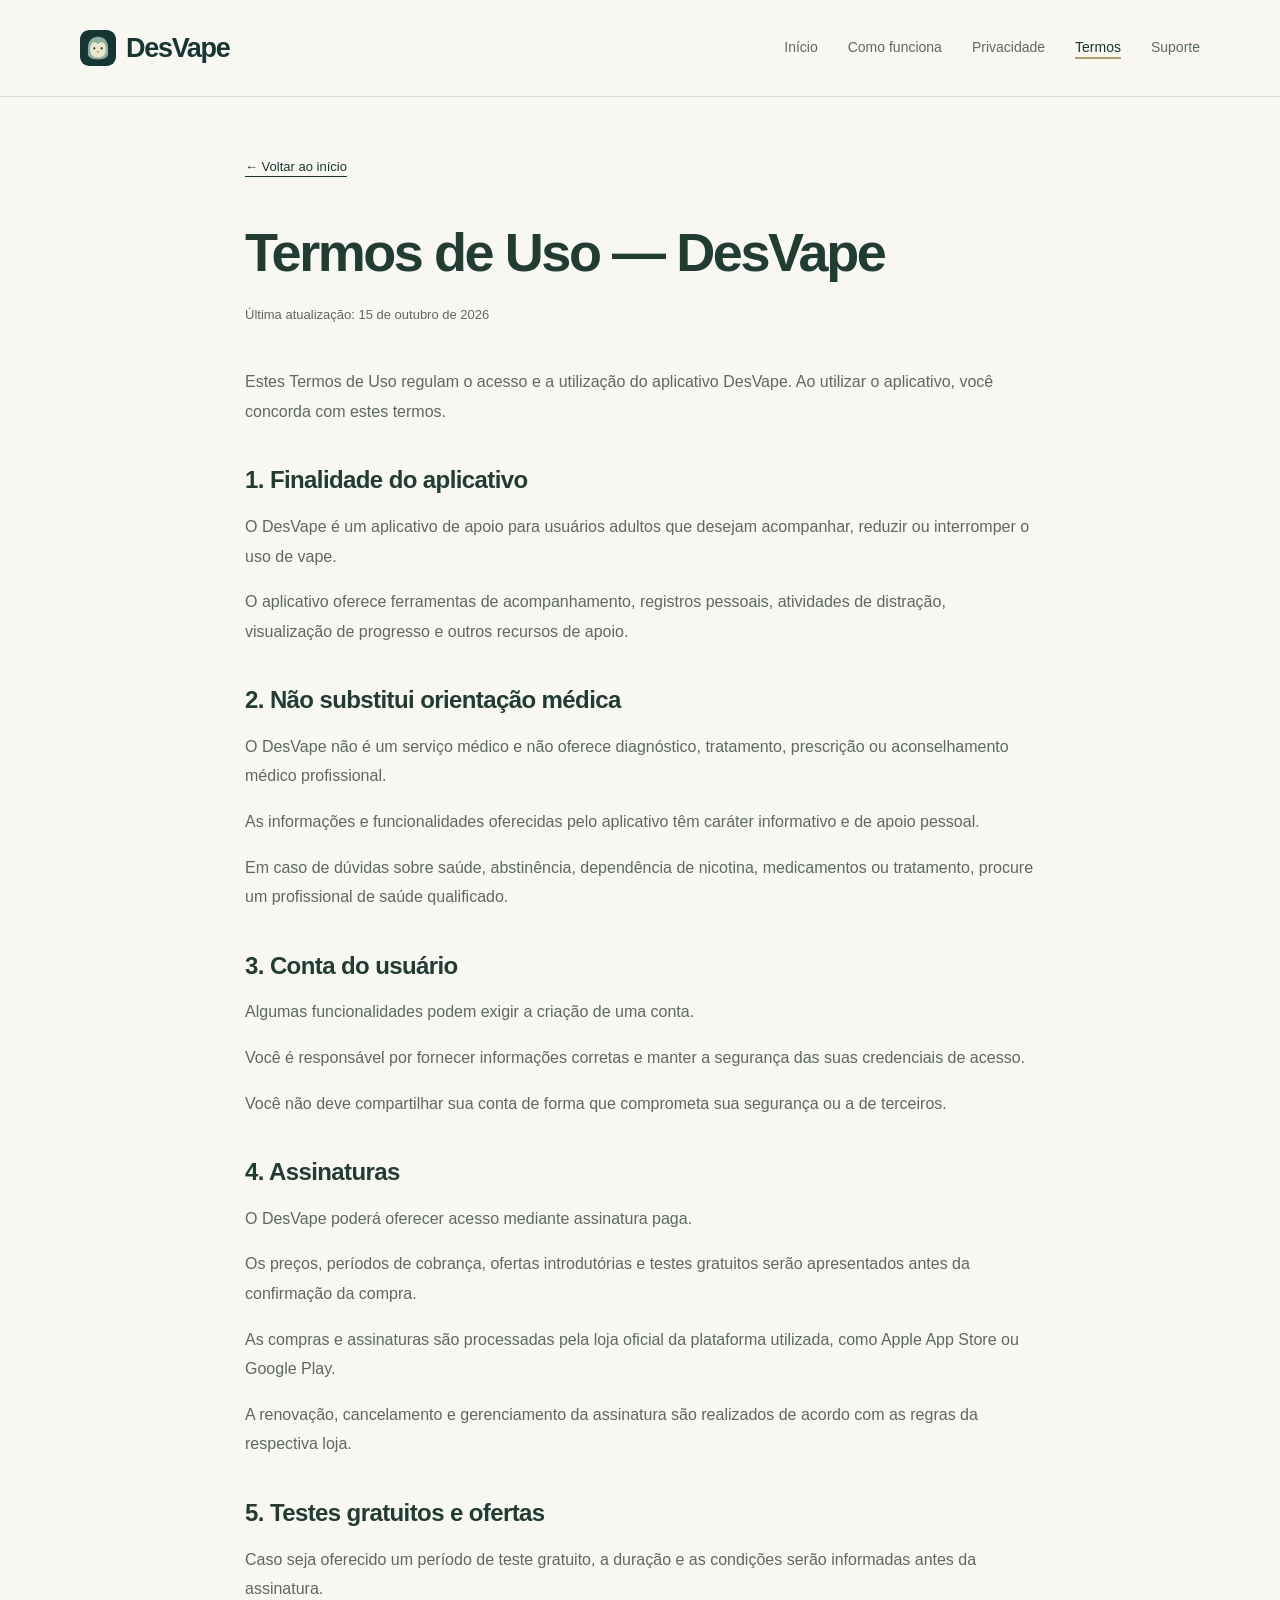
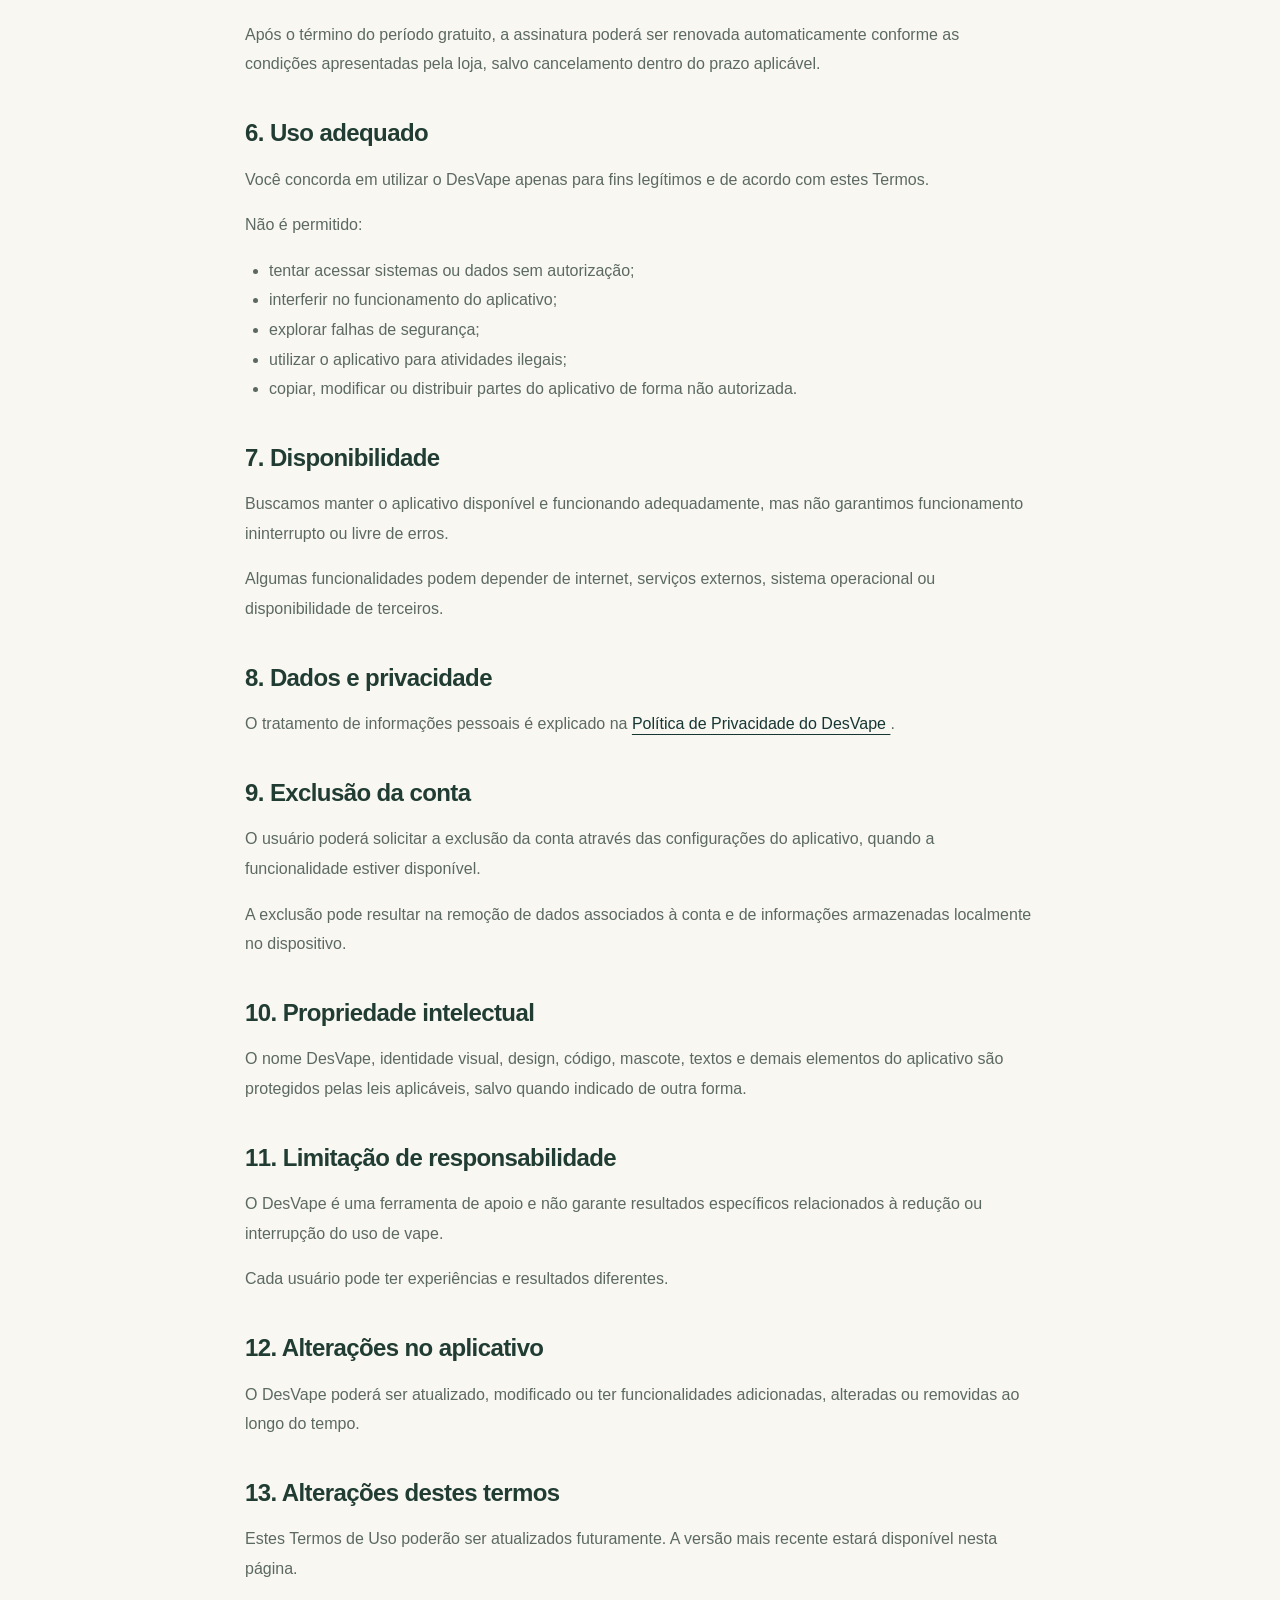
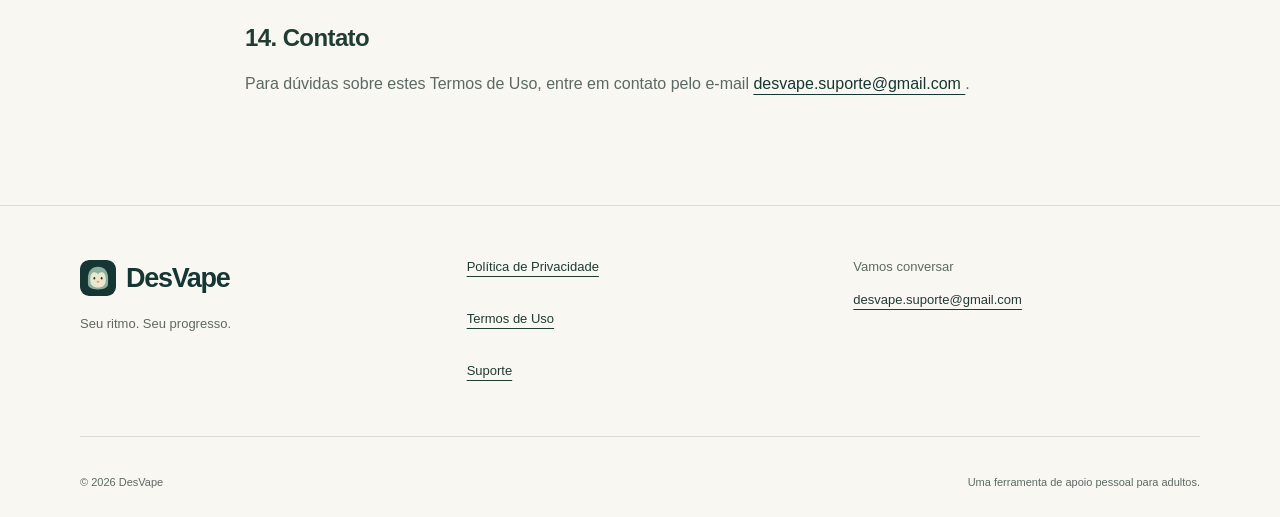
<file: terms.html>
<!DOCTYPE html>
<html lang="pt-BR">
 <head>
  <meta charset="utf-8"/>
  <meta content="width=device-width, initial-scale=1" name="viewport"/>
  <title>
   Termos de Uso — DesVape
  </title>
  <meta content="Conheça os termos de uso do DesVape, uma ferramenta de acompanhamento e apoio pessoal." name="description"/>
  <meta content="#183e35" name="theme-color"/>
  <link href="https://luidgivarela.github.io/desvape-legal/terms.html" rel="canonical"/>
  <meta content="website" property="og:type"/>
  <meta content="pt_BR" property="og:locale"/>
  <meta content="DesVape" property="og:site_name"/>
  <meta content="Termos de Uso — DesVape" property="og:title"/>
  <meta content="Conheça os termos de uso do DesVape, uma ferramenta de acompanhamento e apoio pessoal." property="og:description"/>
  <meta content="https://luidgivarela.github.io/desvape-legal/terms.html" property="og:url"/>
  <link href="styles.css" rel="stylesheet"/>
  <script defer="" src="script.js">
  </script>
  <link href="assets/penguin-mark-proposal.svg" rel="icon" type="image/svg+xml"/>
 </head>
 <body>
  <a class="skip-link" href="#conteudo">
   Pular para o conteúdo
  </a>
  <header class="site-header">
   <div class="container nav-wrap">
    <a aria-label="DesVape — início" class="brand" href="index.html">
     <img alt="" class="brand-icon" height="36" src="assets/penguin-mark-proposal.svg" width="36"/>
     <span class="brand-name">
      DesVape
     </span>
    </a>
    <nav aria-label="Navegação principal">
     <a href="index.html">
      Início
     </a>
     <a href="index.html#como-funciona">
      Como funciona
     </a>
     <a href="privacy.html">
      Privacidade
     </a>
     <a aria-current="page" href="terms.html">
      Termos
     </a>
     <a href="support.html">
      Suporte
     </a>
    </nav>
   </div>
  </header>
  <main class="legal container" id="conteudo">
   <a class="back-link" href="index.html">
    ← Voltar ao início
   </a>
   <article>
    <h1>
     Termos de Uso — DesVape
    </h1>
    <p class="updated">
     Última atualização: 15 de outubro de 2026
    </p>
    <p>
     Estes Termos de Uso regulam o acesso e a utilização do aplicativo DesVape.
    Ao utilizar o aplicativo, você concorda com estes termos.
    </p>
    <h2>
     1. Finalidade do aplicativo
    </h2>
    <p>
     O DesVape é um aplicativo de apoio para usuários adultos que desejam acompanhar,
    reduzir ou interromper o uso de vape.
    </p>
    <p>
     O aplicativo oferece ferramentas de acompanhamento, registros pessoais,
    atividades de distração, visualização de progresso e outros recursos de apoio.
    </p>
    <h2>
     2. Não substitui orientação médica
    </h2>
    <p>
     O DesVape não é um serviço médico e não oferece diagnóstico, tratamento,
    prescrição ou aconselhamento médico profissional.
    </p>
    <p>
     As informações e funcionalidades oferecidas pelo aplicativo têm caráter informativo
    e de apoio pessoal.
    </p>
    <p>
     Em caso de dúvidas sobre saúde, abstinência, dependência de nicotina,
    medicamentos ou tratamento, procure um profissional de saúde qualificado.
    </p>
    <h2>
     3. Conta do usuário
    </h2>
    <p>
     Algumas funcionalidades podem exigir a criação de uma conta.
    </p>
    <p>
     Você é responsável por fornecer informações corretas e manter a segurança
    das suas credenciais de acesso.
    </p>
    <p>
     Você não deve compartilhar sua conta de forma que comprometa sua segurança
    ou a de terceiros.
    </p>
    <h2>
     4. Assinaturas
    </h2>
    <p>
     O DesVape poderá oferecer acesso mediante assinatura paga.
    </p>
    <p>
     Os preços, períodos de cobrança, ofertas introdutórias e testes gratuitos
    serão apresentados antes da confirmação da compra.
    </p>
    <p>
     As compras e assinaturas são processadas pela loja oficial da plataforma
    utilizada, como Apple App Store ou Google Play.
    </p>
    <p>
     A renovação, cancelamento e gerenciamento da assinatura são realizados
    de acordo com as regras da respectiva loja.
    </p>
    <h2>
     5. Testes gratuitos e ofertas
    </h2>
    <p>
     Caso seja oferecido um período de teste gratuito, a duração e as condições
    serão informadas antes da assinatura.
    </p>
    <p>
     Após o término do período gratuito, a assinatura poderá ser renovada
    automaticamente conforme as condições apresentadas pela loja,
    salvo cancelamento dentro do prazo aplicável.
    </p>
    <h2>
     6. Uso adequado
    </h2>
    <p>
     Você concorda em utilizar o DesVape apenas para fins legítimos
    e de acordo com estes Termos.
    </p>
    <p>
     Não é permitido:
    </p>
    <ul>
     <li>
      tentar acessar sistemas ou dados sem autorização;
     </li>
     <li>
      interferir no funcionamento do aplicativo;
     </li>
     <li>
      explorar falhas de segurança;
     </li>
     <li>
      utilizar o aplicativo para atividades ilegais;
     </li>
     <li>
      copiar, modificar ou distribuir partes do aplicativo de forma não autorizada.
     </li>
    </ul>
    <h2>
     7. Disponibilidade
    </h2>
    <p>
     Buscamos manter o aplicativo disponível e funcionando adequadamente,
    mas não garantimos funcionamento ininterrupto ou livre de erros.
    </p>
    <p>
     Algumas funcionalidades podem depender de internet, serviços externos,
    sistema operacional ou disponibilidade de terceiros.
    </p>
    <h2>
     8. Dados e privacidade
    </h2>
    <p>
     O tratamento de informações pessoais é explicado na
     <a href="privacy.html">
      Política de Privacidade do DesVape
     </a>
     .
    </p>
    <h2>
     9. Exclusão da conta
    </h2>
    <p>
     O usuário poderá solicitar a exclusão da conta através das configurações
    do aplicativo, quando a funcionalidade estiver disponível.
    </p>
    <p>
     A exclusão pode resultar na remoção de dados associados à conta
    e de informações armazenadas localmente no dispositivo.
    </p>
    <h2>
     10. Propriedade intelectual
    </h2>
    <p>
     O nome DesVape, identidade visual, design, código, mascote,
    textos e demais elementos do aplicativo são protegidos pelas leis aplicáveis,
    salvo quando indicado de outra forma.
    </p>
    <h2>
     11. Limitação de responsabilidade
    </h2>
    <p>
     O DesVape é uma ferramenta de apoio e não garante resultados específicos
    relacionados à redução ou interrupção do uso de vape.
    </p>
    <p>
     Cada usuário pode ter experiências e resultados diferentes.
    </p>
    <h2>
     12. Alterações no aplicativo
    </h2>
    <p>
     O DesVape poderá ser atualizado, modificado ou ter funcionalidades
    adicionadas, alteradas ou removidas ao longo do tempo.
    </p>
    <h2>
     13. Alterações destes termos
    </h2>
    <p>
     Estes Termos de Uso poderão ser atualizados futuramente.
    A versão mais recente estará disponível nesta página.
    </p>
    <h2>
     14. Contato
    </h2>
    <p>
     Para dúvidas sobre estes Termos de Uso,
    entre em contato pelo e-mail
     <a href="mailto:desvape.suporte@gmail.com">
      desvape.suporte@gmail.com
     </a>
     .
    </p>
   </article>
  </main>
  <footer class="site-footer">
   <div class="container footer-grid">
    <div>
     <a class="brand" href="index.html">
      <img alt="" class="brand-icon" height="36" src="assets/penguin-mark-proposal.svg" width="36"/>
      <span class="brand-name">
       DesVape
      </span>
     </a>
     <p>
      Seu ritmo. Seu progresso.
     </p>
    </div>
    <nav aria-label="Links do rodapé">
     <a href="privacy.html">
      Política de Privacidade
     </a>
     <a href="terms.html">
      Termos de Uso
     </a>
     <a href="support.html">
      Suporte
     </a>
    </nav>
    <div class="footer-contact">
     <span>
      Vamos conversar
     </span>
     <a href="mailto:desvape.suporte@gmail.com">
      desvape.suporte@gmail.com
     </a>
    </div>
   </div>
   <div class="container footer-bottom">
    <span>
     ©
     <span data-year="">
      2026
     </span>
     DesVape
    </span>
    <span>
     Uma ferramenta de apoio pessoal para adultos.
    </span>
   </div>
  </footer>
 </body>
</html>
</file>
<file: styles.css>
:root {
  --cream:#f8f7f2;
  --green:#163633;
  --ink:#203c33;
  --muted:#5c6962;
  --sage:#e6ebe1;
  --line:#d9dfd4;
  --gold:#b49b63;
  --white:#fff;
  --radius:28px;
  font-family:-apple-system,BlinkMacSystemFont,"Segoe UI",sans-serif;
  color:var(--ink);
  background:var(--cream);
  font-synthesis:none;
  color-scheme:light;
}
* {
  box-sizing:border-box;
}
html {
  scroll-behavior:smooth;
  scroll-padding-top:30px;
}
body {
  margin:0;
  font-size:16px;
  line-height:1.65;
}
a {
  color:inherit;
  text-underline-offset:5px;
}
a:hover {
  color:#456b55;
}
button {
  font:inherit;
}
a,button,summary {
  -webkit-tap-highlight-color:transparent;
}
a:focus-visible,button:focus-visible,summary:focus-visible {
  outline:3px solid #8b6b2f;
  outline-offset:6px;
  border-radius:4px;
}
h1,h2,h3,p {
  margin-top:0;
}
h1,h2,h3 {
  line-height:1.15;
  letter-spacing:-.045em;
  font-weight:600;
}
h2 {
  font-size:clamp(30px,3.2vw,44px);
  margin-bottom:24px;
}
h3 {
  font-size:22px;
  letter-spacing:-.025em;
}
p {
  color:var(--muted);
}
svg {
  display:block;
}
img {
  display:block;
  max-width:100%;
  height:auto;
}
[hidden] {
  display:none!important;
}
.container {
  width:min(1120px,calc(100% - 64px));
  margin-inline:auto;
}
.skip-link {
  position:absolute;
  top:-100px;
  left:20px;
  background:var(--green);
  color:white;
  padding:14px 20px;
  z-index:10;
}
.skip-link:focus {
  top:12px;
}
.site-header {
  border-bottom:1px solid var(--line);
}
.nav-wrap {
  display:flex;
  align-items:center;
  justify-content:space-between;
  gap:28px;
  min-height:96px;
}
.brand {
  font-size:27px;
  font-weight:750;
  letter-spacing:-1.3px;
  text-decoration:none;
  white-space:nowrap;
}
.brand span {
  color:var(--green);
}
.site-header nav {
  display:flex;
  gap:30px;
  align-items:center;
}
.site-header nav a {
  text-decoration:none;
  font-size:14px;
  padding-block:14px;
  color:var(--muted);
}
.site-header nav a:hover,.site-header nav a[aria-current=page] {
  color:var(--green);
}
.site-header nav a[aria-current=page] {
  text-decoration:underline;
  text-decoration-color:var(--gold);
  text-decoration-thickness:2px;
}
.hero {
  display:grid;
  grid-template-columns:1.15fr 1fr;
  align-items:center;
  gap:52px;
  padding-block:72px 86px;
}
.eyebrow {
  font-size:11px;
  font-weight:650;
  letter-spacing:.15em;
  color:var(--green);
  margin-bottom:26px;
}

.hero h1 {
  font-size:clamp(48px,5.6vw,72px);
  line-height:1.06;
  letter-spacing:-.065em;
  margin-bottom:28px;
}
.hero h1 span {
  color:#63775d;
}
.hero-description {
  font-size:18px;
  max-width:420px;
  line-height:1.7;
}
.hero-actions {
  display:flex;
  align-items:flex-start;
  flex-direction:column;
  gap:22px;
  margin-top:32px;
}
.button {
  display:inline-flex;
  align-items:center;
  justify-content:center;
  gap:14px;
  min-height:54px;
  padding:14px 24px;
  border:1px solid var(--green);
  border-radius:12px;
  background:var(--green);
  color:var(--cream);
  text-decoration:none;
  font-size:14px;
  font-weight:600;
  line-height:1.4;
}
.button:hover {
  background:#285346;
  color:white;
}
.coming-soon:disabled {
  opacity:1;
  cursor:default;
}
.text-link {
  font-size:14px;
  font-weight:600;
  display:inline-flex;
  gap:16px;
  align-items:center;
  min-height:44px;
}
.hero-note {
  font-size:12px;
  margin:24px 0 0;
}

.section {
  padding-block:100px;
}
.section-heading {
  max-width:580px;
  margin-bottom:44px;
}
.section-heading>p:last-child {
  max-width:450px;
}
.pillars {
  display:grid;
  grid-template-columns:repeat(3,1fr);
  gap:40px;
}
.pillar {
  border-top:1px solid var(--line);
  padding-top:27px;
  position:relative;
}
.icon {
  width:30px;
  height:30px;
  margin-bottom:32px;
}
.step {
  position:absolute;
  right:0;
  top:28px;
  font-size:12px;
  color:#71806d;
}
.pillar h3 {
  margin-bottom:14px;
}
.pillar p {
  font-size:15px;
  margin:0;
  max-width:290px;
}
.benefits-section {
  background:#eeefe7;
  padding-block:78px;
}
.benefits-grid {
  display:grid;
  grid-template-columns:1fr 1.1fr;
  gap:110px;
  align-items:center;
}
.benefits-grid .section-heading {
  margin:0;
}
.quiet-label {
  display:inline-block;
  font-size:12px;
  color:var(--green);
  padding-top:14px;
}
.features {
  display:grid;
  gap:22px;
}
.feature {
  display:flex;
  gap:20px;
  padding-bottom:22px;
  border-bottom:1px solid #d4dccd;
}
.feature:last-child {
  border:0;
  padding:0;
}
.feature>span {
  color:#657d53;
  font-size:24px;
}
.feature h3 {
  font-size:19px;
  letter-spacing:-.02em;
  margin:2px 0 8px;
}
.feature p {
  font-size:14px;
  margin:0;
}
.privacy-section {
  display:grid;
  grid-template-columns:.85fr 1.15fr;
  gap:110px;
  align-items:center;
}
.privacy-visual {
  min-height:320px;
  background:#e8eadd;
  border-radius:var(--radius);
  display:flex;
  flex-direction:column;
  align-items:center;
  justify-content:center;
  gap:24px;
}
.privacy-visual svg {
  width:180px;
  stroke:#708167;
  stroke-width:1;
}
.privacy-visual svg rect,.privacy-visual svg path {
  stroke:var(--green);
  stroke-width:2;
}
.privacy-visual span {
  font-size:10px;
  letter-spacing:.2em;
  color:var(--green);
}
.privacy-section>div>p:not(.eyebrow) {
  max-width:480px;
}
.faq-section {
  border-top:1px solid var(--line);
  display:grid;
  grid-template-columns:1fr 1.2fr;
  gap:90px;
}
.faq-section .section-heading {
  margin:0;
}
.faq-list details {
  border-bottom:1px solid var(--line);
}
.faq-list details:first-child {
  border-top:1px solid var(--line);
}
summary {
  list-style:none;
  cursor:pointer;
  padding:23px 32px 23px 0;
  font-size:16px;
  font-weight:550;
  position:relative;
  line-height:1.5;
}
summary::-webkit-details-marker {
  display:none;
}
summary::after {
  content:"+";
  position:absolute;
  right:2px;
  top:21px;
  font-size:21px;
  color:#607356;
}
details[open] summary::after {
  content:"−";
}
.faq-list p {
  font-size:14px;
  margin:0 24px 24px 0;
}
.final-section {
  padding-bottom:85px;
}
.final-cta {
  padding:58px 64px;
  background:var(--green);
  border-radius:var(--radius);
  position:relative;
  overflow:hidden;
}
.final-cta .eyebrow {
  color:#c1cfb5;
  margin-bottom:22px;
}
.final-cta h2 {
  color:var(--cream);
  font-size:clamp(34px,4.3vw,54px);
}
.final-cta>p:not(.eyebrow) {
  color:#cdd8cd;
  max-width:465px;
  font-size:15px;
}
.final-cta .button {
  background:var(--cream);
  color:var(--green);
  margin-top:15px;
}

.site-footer {
  padding-block:50px 26px;
  border-top:1px solid var(--line);
}
.footer-grid {
  display:grid;
  grid-template-columns:1fr 1fr 1fr;
  gap:40px;
}
.footer-grid p {
  font-size:13px;
  margin-top:9px;
}
.footer-grid nav {
  display:flex;
  flex-direction:column;
  align-items:flex-start;
  gap:8px;
}
.footer-grid nav a {
  font-size:13px;
  min-height:44px;
}
.footer-contact {
  display:flex;
  flex-direction:column;
  gap:12px;
  font-size:13px;
}
.footer-contact span {
  color:var(--muted);
}
.footer-contact a {
  overflow-wrap:anywhere;
}
.footer-bottom {
  display:flex;
  justify-content:space-between;
  gap:24px;
  padding-top:36px;
  margin-top:32px;
  border-top:1px solid var(--line);
  font-size:11px;
  color:var(--muted);
}
.legal {
  max-width:790px;
  padding-block:48px 90px;
}
.back-link {
  display:inline-flex;
  min-height:44px;
  align-items:center;
  font-size:13px;
  margin-bottom:32px;
}
.legal h1,.support h1 {
  font-size:clamp(36px,4.6vw,54px);
  margin-bottom:20px;
}
.legal .updated {
  font-size:13px;
  margin-bottom:40px;
}
.legal h2 {
  font-size:24px;
  margin:40px 0 18px;
  letter-spacing:-.025em;
}
.legal p,.legal li {
  color:var(--muted);
  line-height:1.85;
}
.legal a {
  color:var(--green);
  overflow-wrap:anywhere;
}
.legal ul {
  padding-left:24px;
}
.support {
  padding-block:48px 90px;
}
.support .eyebrow {
  margin-top:12px;
}
.support-intro {
  font-size:18px;
  margin-bottom:44px;
}
.support-grid {
  display:grid;
  grid-template-columns:repeat(2,1fr);
  gap:24px;
}
.support-card {
  padding:32px;
  background:#efefe7;
  border-radius:20px;
}
.support-card h2 {
  font-size:25px;
}
.support-card p {
  font-size:15px;
}
.contact-card {
  background:var(--sage);
}
.email-link {
  display:block;
  margin-top:20px;
  font-size:14px;
  overflow-wrap:anywhere;
}

.reveal {
  transition:opacity .6s ease,transform .6s ease;
}
.reveal-pending {
  opacity:0;
  transform:translateY(12px);
}

@media(min-width:1300px) {
  .hero-actions {
    flex-direction:row;
    align-items:center;
    gap:24px;
  }
}
@media(max-width:1000px) {
  .hero {
    gap:32px;
  }

  .hero h1 {
    font-size:56px;
  }
  .site-header nav {
    gap:18px;
  }

  .benefits-grid,.privacy-section,.faq-section {
    gap:55px;
  }

  .final-cta>p {
    max-width:70%;
  }

}
@media(max-width:760px) {
  .container {
    width:calc(100% - 40px);
  }
  .nav-wrap {
    flex-direction:column;
    align-items:flex-start;
    gap:6px;
    padding-block:18px 8px;
  }
  .site-header nav {
    width:100%;
    justify-content:space-between;
    gap:8px;
    flex-wrap:wrap;
  }
  .site-header nav a {
    font-size:12px;
    padding-block:10px;
    min-height:44px;
  }
  .brand {
    font-size:25px;
  }
  .hero {
    grid-template-columns:1fr;
    gap:40px;
    padding-block:46px 50px;
  }
  .hero h1 {
    font-size:clamp(40px,9vw,64px);
  }
  .hero-description {
    font-size:17px;
    max-width:490px;
  }
  .hero-actions {
    flex-direction:row;
    flex-wrap:wrap;
    align-items:center;
    gap:16px;
  }
  .hero-note {
    margin-top:16px;
  }

  .section {
    padding-block:62px;
  }
  .section-heading {
    margin-bottom:32px;
  }
  .eyebrow {
    margin-bottom:20px;
  }
  .pillars {
    grid-template-columns:1fr;
    gap:30px;
  }
  .pillar {
    padding:24px 0 0 52px;
  }
  .pillar .icon {
    position:absolute;
    left:0;
    top:25px;
    width:26px;
  }
  .pillar .step {
    display:none;
  }
  .pillar p {
    max-width:460px;
  }
  .benefits-grid,.privacy-section,.faq-section {
    grid-template-columns:1fr;
    gap:36px;
  }
  .benefits-section {
    padding-block:55px;
  }
  .benefits-grid h2 br {
    display:none;
  }
  .privacy-visual {
    min-height:230px;
  }
  .privacy-visual svg {
    width:140px;
  }
  .privacy-visual {
    gap:12px;
  }
  .privacy-section {
    gap:32px;
  }
  .faq-section h2 br {
    display:none;
  }
  .faq-section .section-heading p:last-child {
    margin-bottom:0;
  }
  .final-cta {
    padding:38px 26px;
  }
  .final-cta>p {
    max-width:100%;
  }

  .final-section {
    padding-bottom:55px;
  }
  .footer-grid {
    grid-template-columns:1fr 1fr;
    gap:24px;
  }
  .footer-contact {
    grid-column:1/-1;
  }
  .footer-bottom {
    flex-direction:column;
    gap:10px;
    padding-top:24px;
    margin-top:24px;
  }
  .site-footer {
    padding-top:36px;
  }
  .support-grid {
    grid-template-columns:1fr;
  }
  .support-card {
    padding:26px;
  }
  .legal,.support {
    padding-block:30px 60px;
  }
  .legal h1 {
    font-size:36px;
  }
  .legal h2 {
    font-size:22px;
  }

}
@media(prefers-reduced-motion:reduce) {
  html {
    scroll-behavior:auto;
  }
  .reveal {
    transition:none;
  }
  .reveal-pending {
    opacity:1;
    transform:none;
  }
}

/* Product media: the app recording remains uncropped inside its phone frame. */
.sr-only {
  position: absolute;
  width: 1px;
  height: 1px;
  padding: 0;
  margin: -1px;
  overflow: hidden;
  clip-path: inset(50%);
  white-space: nowrap;
  border: 0;
}
.brand {
  display: inline-flex;
  align-items: center;
  gap: 10px;
}
.brand-icon { flex: 0 0 36px; border-radius: 9px; }
.hero {
  grid-template-columns: minmax(0, 1.18fr) minmax(0, .92fr);
  gap: 70px;
  padding-block: 54px 68px;
}
.hero-brand { display: flex; align-items: center; gap: 14px; margin-bottom: 28px; }
.hero-brand img { border-radius: 13px; }
.hero-brand span { font-size: 17px; font-weight: 650; letter-spacing: -.03em; }
.hero-brand p { margin: 2px 0 0; font-size: 12px; }
.hero h1 { font-size: clamp(46px, 4.7vw, 62px); line-height: 1.08; letter-spacing: -.055em; }
.hero h1 span { display: block; color: #547266; }
.hero-description { max-width: 470px; }
.hero-actions { gap: 18px; }
.demo-showcase { margin: 0; position: relative; padding: 22px 24px 0; isolation: isolate; }
.demo-backdrop {
  position: absolute;
  inset: 50px 0 78px;
  z-index: -1;
  background: #e4e9df;
  border: 1px solid #dce3d5;
  border-radius: 180px 180px 32px 32px;
}
.demo-phone {
  width: min(280px, 100%);
  padding: 7px;
  margin-inline: auto;
  background: #142621;
  border: 1px solid #42524a;
  border-radius: 38px;
  box-shadow: 0 24px 42px -16px #173a3538, 0 3px 8px #173a351a;
  overflow: hidden;
}
.demo-phone video {
  display: block;
  width: 100%;
  height: auto;
  aspect-ratio: 648 / 1418;
  object-fit: contain;
  border-radius: 30px;
  background: #0d1714;
}
.demo-showcase figcaption { display: flex; justify-content: center; align-items: center; flex-wrap: wrap; gap: 2px 16px; margin-top: 20px; }
.demo-showcase figcaption > span { font-size: 11px; color: var(--muted); }
.media-control {
  min-height: 44px;
  padding: 8px 4px;
  border: 0;
  background: transparent;
  color: var(--green);
  font-size: 12px;
  font-weight: 600;
  text-decoration: underline;
  text-underline-offset: 5px;
  cursor: pointer;
}
.media-control:disabled { cursor: wait; }
.media-status { font-size: 12px; margin: 0; text-align: center; }
.media-status:empty { display: none; }
.action-section { border-top: 1px solid var(--line); padding-top: 72px; }
.action-section .section-heading { max-width: 620px; }
.action-section .section-heading > p:last-child { max-width: 520px; }
.action-section .pillar h3 { max-width: 285px; font-size: 21px; line-height: 1.3; }
.final-with-mascot { display: grid; grid-template-columns: minmax(0, 1.2fr) minmax(220px, .8fr); align-items: center; gap: 40px; padding: 48px 52px; }
.final-copy > p:not(.eyebrow) { color: #cdd8cd; max-width: 465px; font-size: 15px; }
.final-copy h2 { font-size: clamp(34px, 4.2vw, 52px); }
.mascot-card { text-align: center; }
.mascot-stage { width: 100%; height: 240px; position: relative; display: grid; place-items: center; }
.mascot-stage > img { width: 176px; height: 176px; }
.mascot-stage iframe { position: absolute; inset: 0; width: 100%; height: 100%; border: 0; pointer-events: none; visibility: hidden; }
.mascot-stage.is-ready iframe { visibility: visible; }
.mascot-stage.is-ready > img { visibility: hidden; }
.mascot-button { color: #f1eddf; font-size: 13px; }
.mascot-button:hover { color: #d5c6a0; }
.mascot-status { font-size: 11px; color: #cdd8cd; margin: 6px 0 0; }
.mascot-controls { display: flex; flex-direction: column; align-items: center; gap: 8px; }
.mascot-controls label { font-size: 12px; color: #e0e7d9; }
.mascot-controls input { width: min(190px, 100%); min-height: 32px; accent-color: #d5c6a0; cursor: pointer; }
.mascot-controls input:focus-visible { outline: 2px solid #e2cc9b; outline-offset: 4px; }
@media (min-width: 1300px) {
  .hero-actions { flex-direction: row; gap: 22px; }
}
@media (max-width: 1000px) {
  .hero { gap: 36px; }
  .hero h1 { font-size: 48px; }
  .demo-showcase { padding-inline: 14px; }
}
@media (max-width: 900px) {
  .hero { grid-template-columns: 1fr; gap: 34px; padding-block: 44px 52px; }
  .hero-copy { max-width: 590px; }
  .hero h1 { font-size: clamp(38px, 7.5vw, 58px); }
  .hero-actions { flex-direction: row; flex-wrap: wrap; align-items: center; }
  .hero-description { max-width: 520px; }
  .demo-showcase { width: min(430px, 100%); justify-self: center; padding-top: 12px; }
  .demo-phone { width: min(286px, 100%); }
  .final-with-mascot { grid-template-columns: 1fr; gap: 20px; padding: 38px 30px; }
  .mascot-card { width: min(300px, 100%); justify-self: center; }
}
@media (max-width: 420px) {
  .hero h1 { font-size: 38px; }
  .hero-description { font-size: 16px; }
  .hero-brand { margin-bottom: 24px; }
  .demo-showcase { padding-inline: 8px; }
  .demo-phone { width: min(274px, 100%); border-radius: 34px; }
  .demo-phone video { border-radius: 26px; }
  .hero-actions { gap: 10px 16px; }
  .final-with-mascot { padding: 34px 24px; }
}

/* Waitlist: keep the first mobile viewport focused on signup. */
@media (max-width: 600px) {
  .container { width: calc(100% - 40px); }
  .nav-wrap { min-height: 60px; padding-block: 8px; }
  .site-header nav { display: none; }
  .hero { padding-block: 20px 24px; gap: 0; }
  .hero-copy { max-width: none; width: 100%; }
  .hero h1 { font-size: clamp(32px, 8.7vw, 38px); line-height: 1.12; letter-spacing: -.05em; margin-bottom: 12px; }
  .hero-description { font-size: 16px; line-height: 1.45; margin-bottom: 18px; }
  .waitlist-form { width: 100%; }
  .field-label { display: block; font-size: 15px; font-weight: 600; margin-bottom: 6px; }
  #waitlist-email { display: block; width: 100%; min-height: 54px; padding: 0 16px; border: 1px solid #9daea1; border-radius: 12px; background: #fff; color: var(--ink); font: inherit; font-size: 16px; }
  #waitlist-email::placeholder { color: #68786d; opacity: 1; }
  #waitlist-email:focus-visible { border-color: var(--green); outline: 3px solid #54726655; outline-offset: 2px; }
  .field-error { min-height: 0; font-size: 13px; color: #963d36; margin: 0; }
  .field-error:not(:empty) { margin-top: 5px; }
  .platform-options { display: flex; flex-wrap: wrap; align-items: center; gap: 8px; margin: 12px 0; padding: 0; border: 0; }
  .platform-options legend { width: 100%; padding: 0; font-size: 13px; font-weight: 550; }
  .platform-options legend span { color: var(--muted); font-weight: 400; }
  .platform-options label { position: relative; display: inline-flex; align-items: center; min-height: 40px; }
  .platform-options input { position: absolute; opacity: 0; inset: 0; }
  .platform-options label > span { display: grid; min-width: 72px; min-height: 40px; place-items: center; padding: 5px 12px; border: 1px solid var(--line); border-radius: 999px; background: #fff; color: var(--ink); font-size: 14px; }
  .platform-options input:checked + span { border-color: var(--green); background: var(--sage); font-weight: 650; }
  .platform-options input:focus-visible + span { outline: 3px solid #54726655; outline-offset: 2px; }
  .consent-option { display: flex; align-items: flex-start; gap: 10px; min-height: 44px; margin: 10px 0; font-size: 13px; line-height: 1.45; }
  .consent-option input { width: 20px; height: 20px; flex: 0 0 20px; margin: 1px 0 0; accent-color: var(--green); }
  .consent-option a, .consent-note a { color: var(--green); font-weight: 600; }
  .waitlist-submit { width: 100%; min-height: 58px; border-radius: 13px; padding-inline: 14px; font-size: 15px; line-height: 1.3; }
  .waitlist-submit:disabled { opacity: .75; }
  .waitlist-feedback { display: none; margin: 8px 0 0; padding: 10px 12px; border-radius: 10px; background: var(--sage); color: var(--green); font-size: 14px; line-height: 1.4; }
  .waitlist-feedback.is-visible { display: block; }
  .waitlist-feedback.is-error { color: #80332d; background: #f8e9e4; }
  .consent-note { font-size: 13px; line-height: 1.4; margin: 9px 0 0; }
  .waitlist-honeypot { position: absolute!important; left: -10000px!important; width: 1px!important; height: 1px!important; overflow: hidden!important; }
  .hero .coming-soon { display: none; }
  .post-demo-cta { text-align: center; padding-block: 18px 8px; }
  .post-demo-cta p { font-size: 15px; margin-bottom: 6px; }
  .post-demo-cta .button { min-height: 50px; }
  .mobile-waitlist-cta { display: none; }
  .mobile-waitlist-cta.is-visible { position: fixed; z-index: 20; inset: auto 0 0; display: block; padding: 10px 20px calc(10px + env(safe-area-inset-bottom)); border-top: 1px solid var(--line); background: var(--cream); }
  .mobile-waitlist-cta .button { width: 100%; min-height: 54px; justify-content: center; font-size: 15px; box-shadow: 0 5px 18px #183e3518; }
  body.mobile-cta-visible main { padding-bottom: calc(78px + env(safe-area-inset-bottom)); }
}
@media (min-width: 601px) {
  .waitlist-form { max-width: 540px; padding: 22px; border: 1px solid var(--line); border-radius: 20px; background: #fff; box-shadow: 0 12px 34px #1636330b; }
  .field-label { display: block; margin-bottom: 8px; font-size: 14px; font-weight: 600; }
  #waitlist-email { width: 100%; min-height: 54px; padding: 0 16px; border: 1px solid #9daea1; border-radius: 12px; background: #fff; color: var(--ink); font: inherit; font-size: 16px; }
  #waitlist-email:focus-visible { outline: 3px solid #54726655; outline-offset: 2px; }
  .field-error { min-height: 0; margin: 0; color: #963d36; font-size: 13px; }
  .field-error:not(:empty) { margin-top: 5px; }
  .platform-options { display: flex; flex-wrap: wrap; gap: 10px; margin: 16px 0; padding: 0; border: 0; }
  .platform-options legend { width: 100%; padding: 0 0 4px; font-size: 13px; font-weight: 550; }
  .platform-options legend span { color: var(--muted); font-weight: 400; }
  .platform-options label { position: relative; display: inline-flex; align-items: center; min-height: 42px; }
  .platform-options input { position: absolute; opacity: 0; inset: 0; }
  .platform-options label > span { display: grid; min-width: 82px; min-height: 42px; place-items: center; padding: 6px 14px; border: 1px solid var(--line); border-radius: 999px; background: #fff; color: var(--ink); font-size: 14px; }
  .platform-options input:checked + span { border-color: var(--green); background: var(--sage); font-weight: 650; }
  .platform-options input:focus-visible + span { outline: 3px solid #54726655; outline-offset: 2px; }
  .consent-option { display: flex; gap: 10px; align-items: flex-start; min-height: 44px; margin: 16px 0; font-size: 14px; line-height: 1.5; }
  .consent-option input { width: 20px; height: 20px; flex: 0 0 20px; margin: 2px 0 0; accent-color: var(--green); }
  .consent-option a, .consent-note a { color: var(--green); font-weight: 600; }
  .waitlist-submit { width: 100%; min-height: 58px; justify-content: center; font-size: 16px; }
  .waitlist-submit:disabled { opacity: .75; }
  .waitlist-feedback { display: none; margin: 10px 0 0; padding: 12px; border-radius: 10px; background: var(--sage); color: var(--green); font-size: 14px; }
  .waitlist-feedback.is-visible { display: block; }
  .waitlist-feedback.is-error { color: #80332d; background: #f8e9e4; }
  .consent-note { font-size: 12px; line-height: 1.45; margin: 10px 0 0; }
  .waitlist-honeypot { position: absolute!important; left: -10000px!important; width: 1px!important; height: 1px!important; overflow: hidden!important; }
}

/* The waitlist, not decorative media, is the desktop and mobile hero. */
.hero {
  grid-template-columns: minmax(0, 1fr);
  justify-items: center;
  padding-block: 32px 38px;
}
.hero-copy {
  width: min(100%, 680px);
  margin-inline: auto;
}
.demo-showcase {
  width: min(440px, calc(100% - 40px));
  margin: 0 auto;
}
@media (max-width: 600px) {
  .hero { padding-block: 16px 22px; }
  .hero-copy { width: 100%; }
  .hero h1 { margin-bottom: 10px; }
  .hero-description { margin-bottom: 14px; }
  .site-header .container { width: calc(100% - 36px); }
  .nav-wrap { min-height: 0; padding-block: 8px; }
  .waitlist-form { padding: 0; border: 0; border-radius: 0; background: transparent; box-shadow: none; }
  .demo-showcase { width: min(430px, calc(100% - 40px)); }
}
</file>
